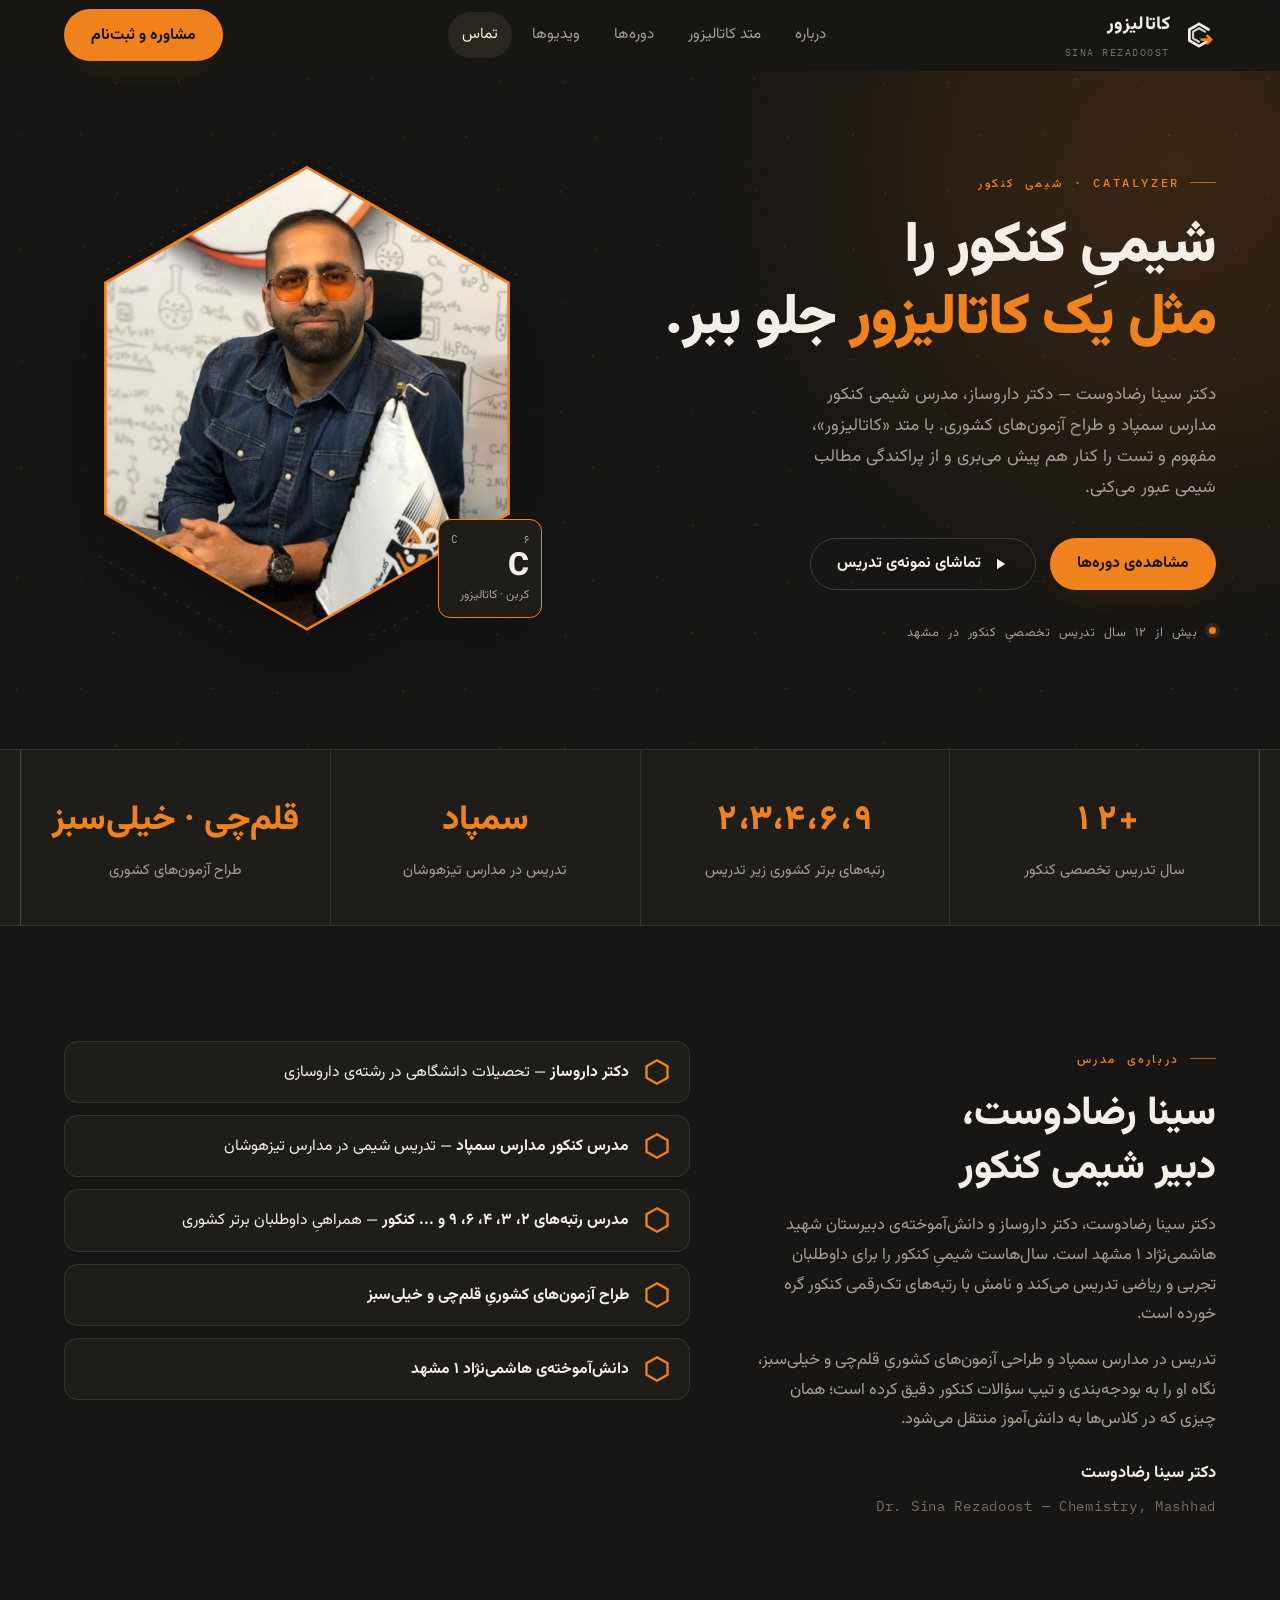
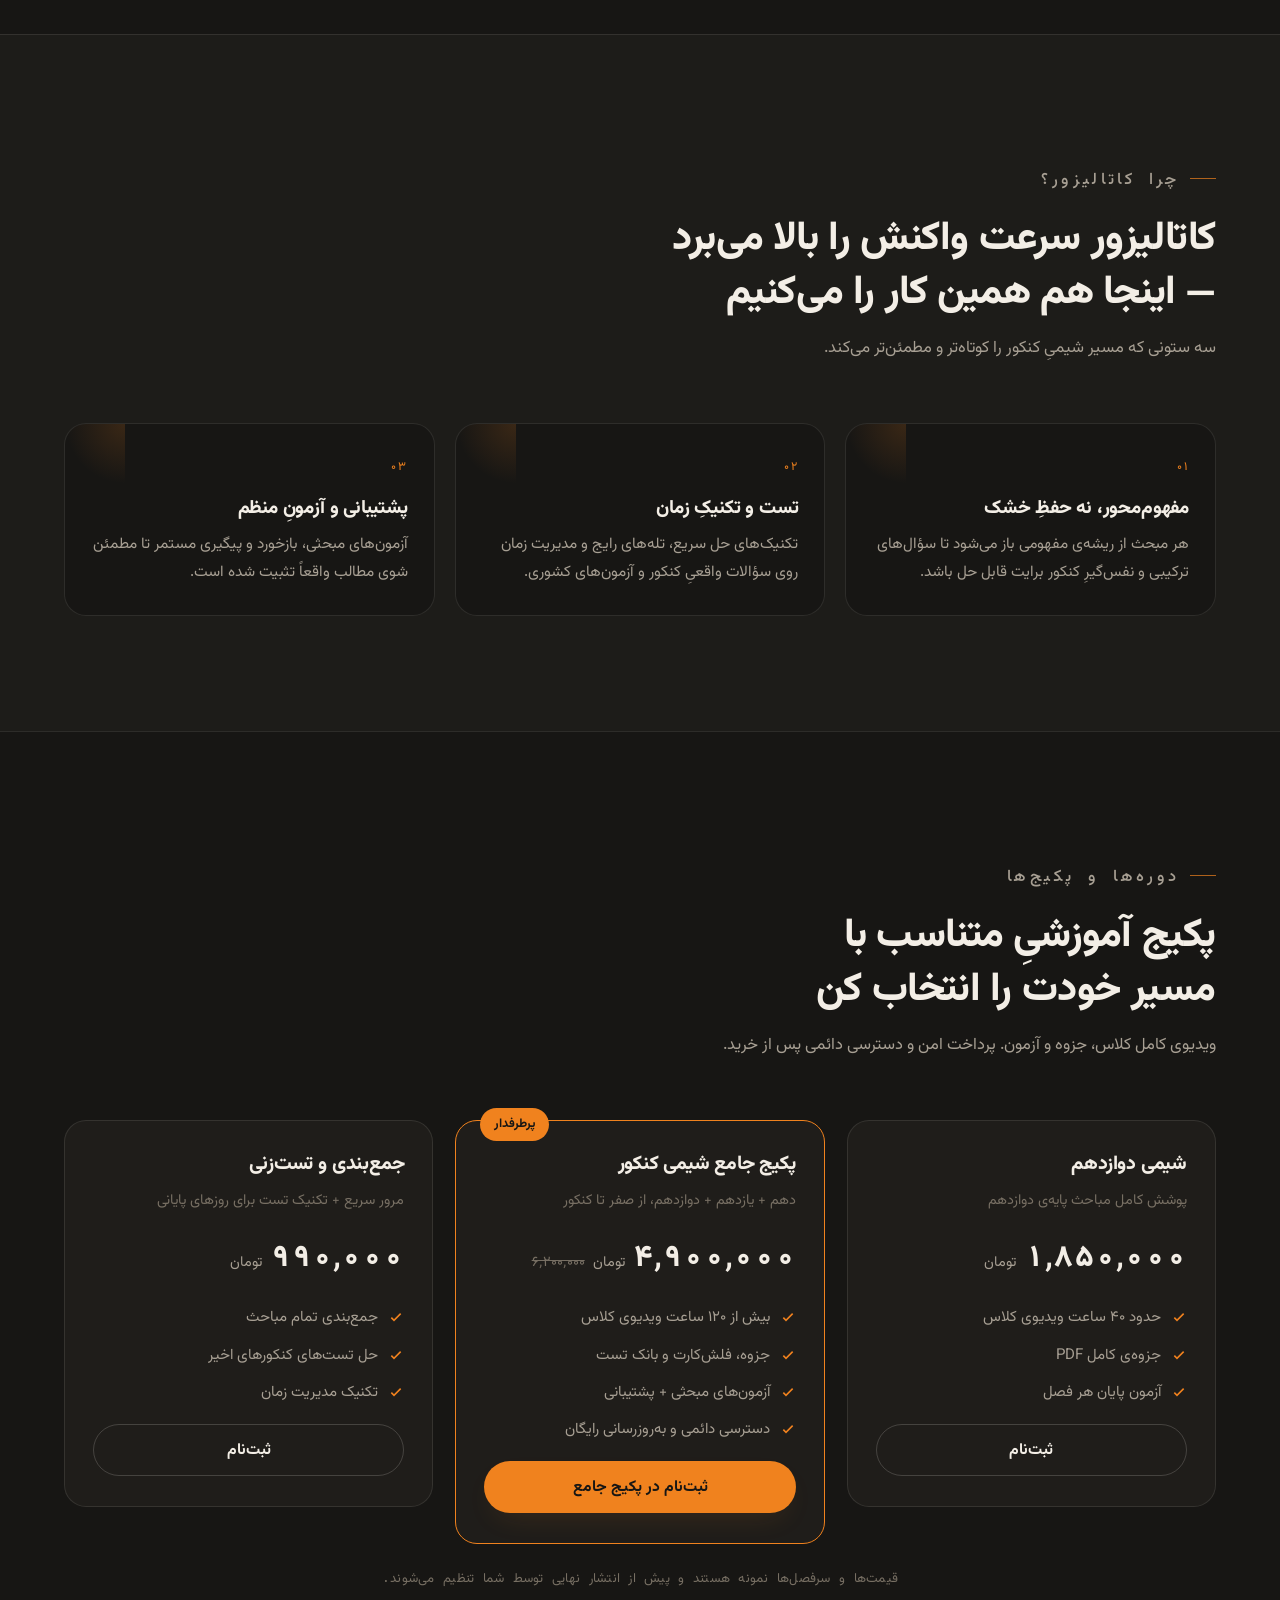
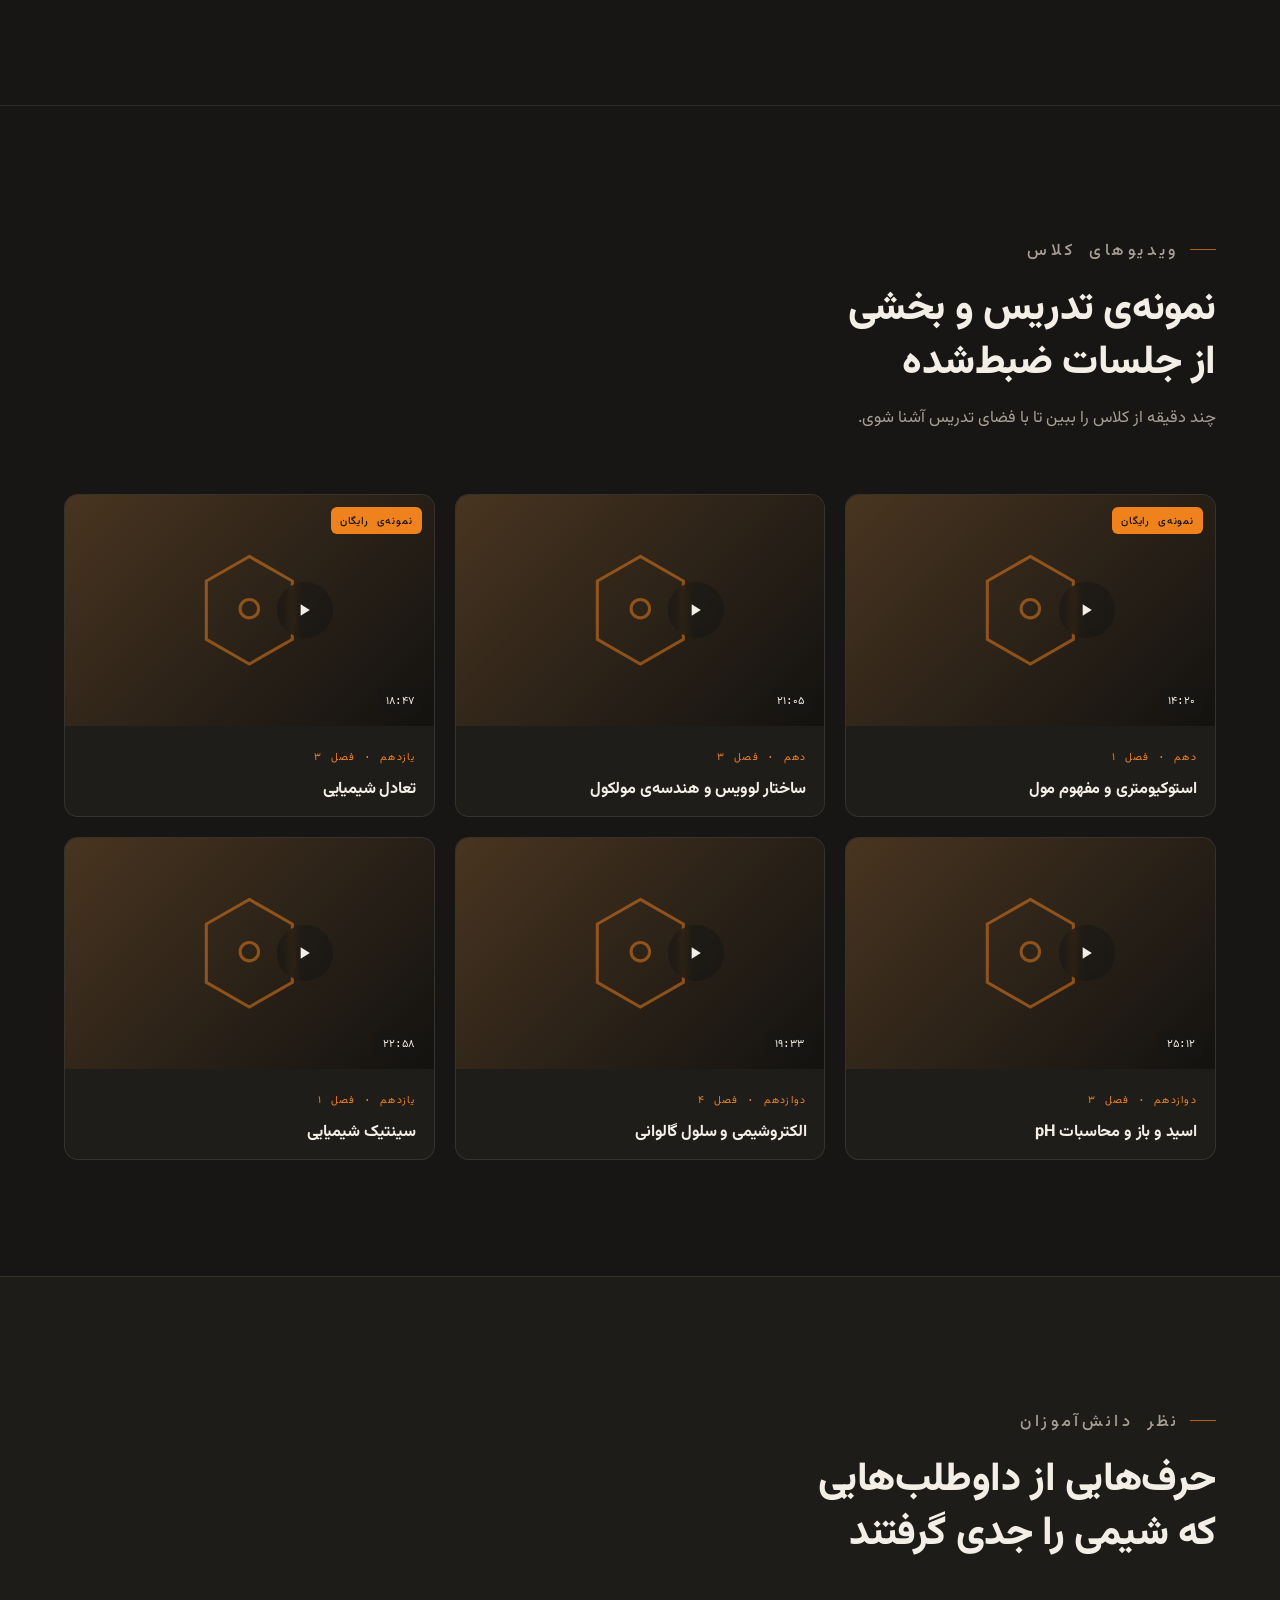
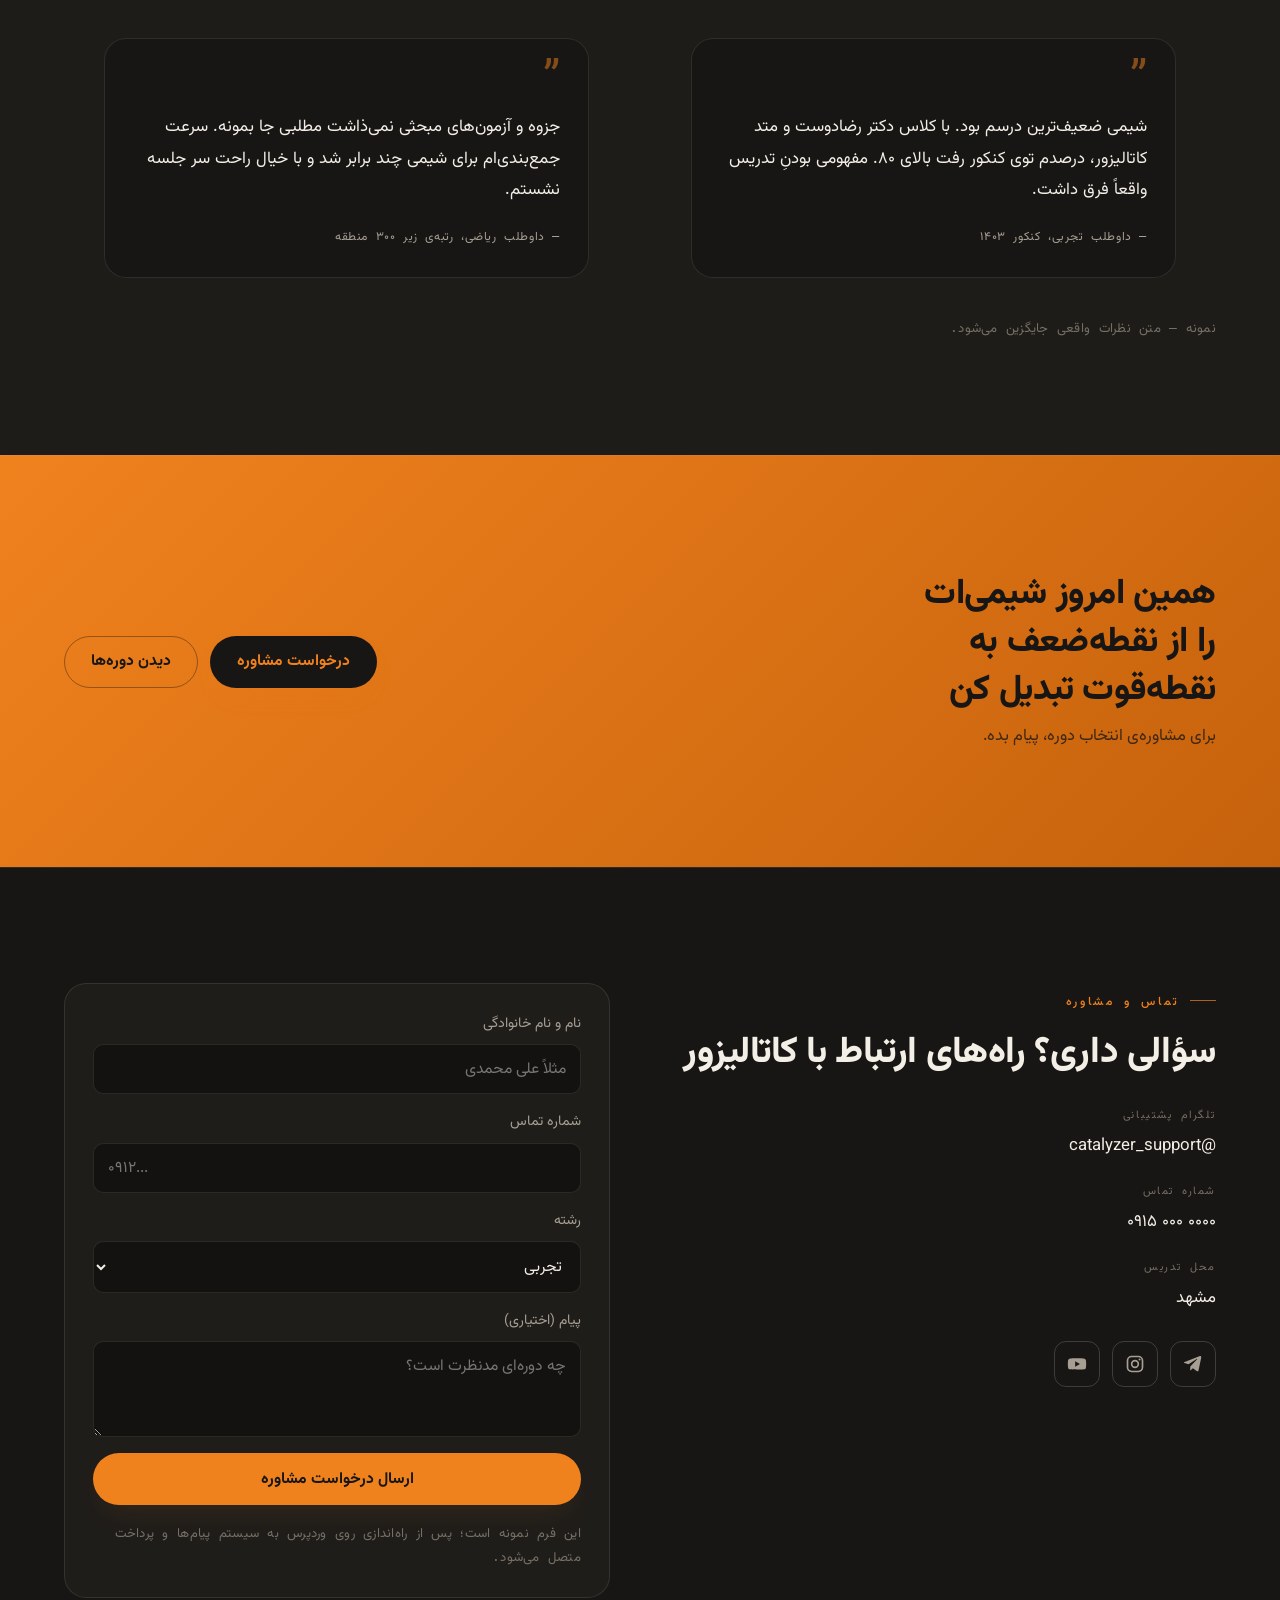
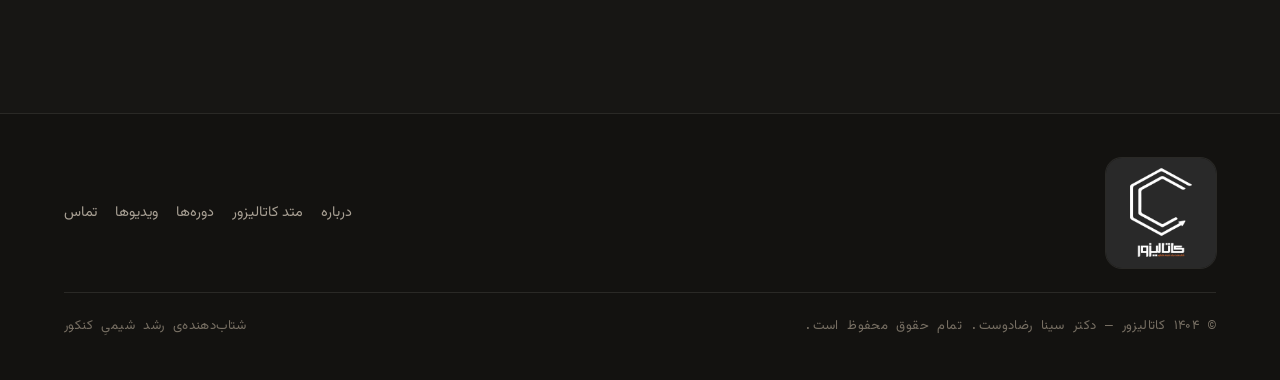
<file: index.html>
<!doctype html>
<html lang="fa" dir="rtl">
<head>
<meta charset="utf-8">
<meta name="viewport" content="width=device-width, initial-scale=1">
<title>کاتالیزور — سینا رضادوست</title>
<meta name="description" content="وب‌سایت رسمی دکتر سینا رضادوست، دبیر شیمی کنکور مشهد و بنیان‌گذار متد کاتالیزور.">
<link rel="preconnect" href="https://fonts.googleapis.com">
<link rel="preconnect" href="https://fonts.gstatic.com" crossorigin>
<link rel="stylesheet" href="https://fonts.googleapis.com/css2?family=Vazirmatn:wght@300;400;500;600;700;800;900&family=IBM+Plex+Mono:wght@400;500&display=swap">
<style>
/* ============================================================
   کاتالیزور — قالب معرفی و فروش دوره | Design tokens
   ============================================================ */
:root{
  color-scheme: dark;
  /* warm charcoal drawn from the brand logo */
  --bg:        #171614;
  --bg-2:      #1F1D1A;
  --bg-3:      #292620;
  --bg-inset:  #131210;
  --line:      rgba(244,238,229,.10);
  --line-strong: rgba(244,238,229,.18);
  --text:      #F3EEE6;
  --text-dim:  #A79F93;
  --text-mute: #776F63;
  /* catalyst amber — the accent from the glasses and the logo tagline */
  --accent:    #F0821E;
  --accent-2:  #F6A24B;
  --accent-deep:#C6620C;
  --accent-ink:#171614;
  --glow:      rgba(240,130,30,.16);
  --shadow:    0 24px 60px -22px rgba(0,0,0,.65);
  --radius:    14px;
  --radius-lg: 22px;
  --maxw:      1240px;
  --font-display:'Vazirmatn','Segoe UI',Tahoma,sans-serif;
  --font-body:'Vazirmatn','Segoe UI',Tahoma,sans-serif;
  --font-mono:'IBM Plex Mono','Vazirmatn',ui-monospace,monospace;
}
/* widen the content column on large / ultra-wide displays
   so items don't drift far from the viewport edges */
@media (min-width:1500px){ :root{ --maxw:1400px; } }
@media (min-width:1800px){ :root{ --maxw:1560px; } }
@media (min-width:2100px){ :root{ --maxw:1720px; } }

/* ============================================================
   Reset & base
   ============================================================ */
*,*::before,*::after{box-sizing:border-box}
html{-webkit-text-size-adjust:100%}
body{
  margin:0;
  font-family:var(--font-body);
  font-weight:400;
  font-size:clamp(15px,.55vw + 13.5px,16.5px);
  line-height:1.8;
  color:var(--text);
  background:var(--bg);
  -webkit-font-smoothing:antialiased;
  text-rendering:optimizeLegibility;
  overflow-x:hidden;
}
img{max-width:100%;display:block}
a{color:inherit;text-decoration:none}
button{font-family:inherit}
h1,h2,h3,h4{margin:0;font-family:var(--font-display);font-weight:800;line-height:1.35;text-wrap:balance;letter-spacing:-.01em}
p{margin:0}
:focus-visible{outline:2px solid var(--accent);outline-offset:3px;border-radius:4px}
::selection{background:var(--accent);color:var(--accent-ink)}

/* ============================================================
   Layout primitives
   ============================================================ */
.wrap{width:100%;max-width:var(--maxw);margin-inline:auto;padding-inline:clamp(20px,5vw,44px)}
.section{padding-block:clamp(64px,9vw,120px);position:relative}
.section + .section{border-top:1px solid var(--line)}
.eyebrow{
  font-family:var(--font-mono);
  font-size:12px;
  font-weight:500;
  letter-spacing:.22em;
  text-transform:uppercase;
  color:var(--accent);
  display:inline-flex;
  align-items:center;
  gap:10px;
  margin:0 0 18px;
}
.eyebrow::before{content:"";width:26px;height:1px;background:var(--accent);opacity:.7}
.section-head{max-width:640px;margin-bottom:clamp(36px,5vw,60px)}
.section-head h2{font-size:clamp(1.7rem,3.4vw,2.5rem)}
.section-head p{margin-top:14px;color:var(--text-dim);font-size:1.03rem}
.lede{color:var(--text-dim)}

.btn{
  --bh:52px;
  display:inline-flex;align-items:center;justify-content:center;gap:10px;
  height:var(--bh);padding-inline:26px;
  border-radius:999px;border:1px solid transparent;
  font-family:var(--font-display);font-weight:700;font-size:.98rem;
  cursor:pointer;transition:transform .18s ease,background .18s ease,border-color .18s ease,color .18s ease;
  white-space:nowrap;
}
.btn svg{width:18px;height:18px;flex:none}
.btn-primary{background:var(--accent);color:var(--accent-ink);box-shadow:0 12px 30px -12px var(--glow)}
.btn-primary:hover{background:var(--accent-2);transform:translateY(-2px)}
.btn-ghost{background:transparent;color:var(--text);border-color:var(--line-strong)}
.btn-ghost:hover{border-color:var(--accent);color:var(--accent);transform:translateY(-2px)}
.btn-block{width:100%}

/* ============================================================
   Animated carbon-lattice background
   ============================================================ */
.bg-net{
  position:fixed;inset:0;width:100%;height:100%;
  z-index:0;pointer-events:none;display:block;
}
main,.footer{position:relative;z-index:1}

/* ============================================================
   Header
   ============================================================ */
.header{
  position:sticky;top:0;z-index:60;
  background:color-mix(in srgb,var(--bg) 82%,transparent);
  backdrop-filter:blur(14px) saturate(1.4);
  -webkit-backdrop-filter:blur(14px) saturate(1.4);
  border-bottom:1px solid transparent;
  transition:border-color .3s ease,background .3s ease;
}
.header.scrolled{border-bottom-color:var(--line);background:color-mix(in srgb,var(--bg) 92%,transparent)}
.nav{display:flex;align-items:center;justify-content:space-between;gap:24px;height:70px}
.brand{display:flex;align-items:center;gap:12px;font-family:var(--font-display);font-weight:800}
.brand .mark{width:34px;height:34px;flex:none}
.brand .mark .c-stroke{stroke:var(--text)}
.brand .mark .c-arrow{stroke:var(--accent)}
.brand-name{font-size:1.14rem;letter-spacing:.02em}
.brand-sub{display:block;font-family:var(--font-mono);font-size:9.5px;letter-spacing:.16em;color:var(--text-mute);font-weight:400;margin-top:2px}
.nav-links{display:flex;align-items:center;gap:6px}
.nav-links a{
  padding:9px 14px;border-radius:999px;font-size:.95rem;color:var(--text-dim);
  transition:color .16s ease,background .16s ease;
}
.nav-links a:hover{color:var(--text)}
.nav-links a.active{color:var(--text);background:var(--bg-3)}
.nav-right{display:flex;align-items:center;gap:10px}
.icon-btn{
  width:42px;height:42px;flex:none;display:grid;place-items:center;
  border-radius:999px;border:1px solid var(--line-strong);background:transparent;color:var(--text);
  cursor:pointer;transition:border-color .16s ease,color .16s ease;
}
.icon-btn:hover{border-color:var(--accent);color:var(--accent)}
.icon-btn svg{width:18px;height:18px}
.nav-toggle{display:none}
.nav-cta{display:inline-flex}
.nav-panel{display:none}

/* ============================================================
   Hero
   ============================================================ */
.hero{position:relative;overflow:hidden;padding-block:clamp(48px,7vw,96px) clamp(56px,8vw,104px)}
.hero-bg{position:absolute;inset:0;z-index:0;pointer-events:none}
.hero-bg::before{
  content:"";position:absolute;inset:-20% -10% auto auto;width:60vw;height:60vw;
  background:radial-gradient(circle at 70% 30%,var(--glow),transparent 62%);
}
.hero-grid{
  position:relative;z-index:1;
  display:grid;grid-template-columns:1.1fr .9fr;gap:clamp(32px,6vw,72px);align-items:center;
}
.hero-copy h1{
  font-size:clamp(2.1rem,5.4vw,3.55rem);
  font-weight:900;line-height:1.28;
}
.hero-copy h1 .hl{color:var(--accent);position:relative;white-space:nowrap}
.hero-copy .lede{margin-top:22px;font-size:1.08rem;max-width:44ch}
.hero-actions{display:flex;flex-wrap:wrap;gap:14px;margin-top:34px}
.hero-trust{
  display:flex;align-items:center;gap:12px;margin-top:30px;
  font-family:var(--font-mono);font-size:12.5px;letter-spacing:.04em;color:var(--text-dim);
}
.hero-trust .dot{width:7px;height:7px;border-radius:50%;background:var(--accent);box-shadow:0 0 0 4px var(--glow)}

.portrait{position:relative;width:min(420px,86vw);margin-inline:auto}
.portrait svg{width:100%;height:auto;filter:drop-shadow(0 30px 50px rgba(0,0,0,.4))}
.hexframe-fill{fill:var(--bg-3)}
.hexframe-ring{fill:none;stroke:var(--accent);stroke-width:2.5}
.hexframe-ring.faint{stroke:var(--line-strong);stroke-width:1.5}
.monogram{fill:var(--text-mute);font-family:var(--font-display);font-weight:800}
.portrait .tile{
  position:absolute;inset-block-end:6%;inset-inline-start:-6%;
  width:104px;background:var(--bg-2);border:1px solid var(--accent);
  border-radius:12px;padding:10px 12px;box-shadow:var(--shadow);
}
.portrait .tile .num{font-family:var(--font-mono);font-size:11px;color:var(--text-dim);display:flex;justify-content:space-between}
.portrait .tile .sym{font-family:var(--font-display);font-weight:800;font-size:2rem;line-height:1.1;color:var(--text)}
.portrait .tile .nm{font-size:12px;color:var(--text-dim)}

/* ============================================================
   Stats strip
   ============================================================ */
.stats{background:var(--bg-2);border-block:1px solid var(--line)}
.stats .wrap{display:grid;grid-template-columns:repeat(4,1fr);gap:1px;background:var(--line);
  border-inline:1px solid var(--line);padding:0}
.stat{background:var(--bg-2);padding:clamp(24px,3.5vw,40px) clamp(18px,2.5vw,28px);text-align:center}
.stat .v{font-family:var(--font-display);font-weight:800;font-size:clamp(1.5rem,3vw,2.15rem);color:var(--accent);font-variant-numeric:tabular-nums}
.stat .k{margin-top:6px;color:var(--text-dim);font-size:.92rem}

/* ============================================================
   About + credentials
   ============================================================ */
.about-grid{display:grid;grid-template-columns:.85fr 1.15fr;gap:clamp(32px,5vw,64px);align-items:start}
.about-copy p + p{margin-top:16px}
.about-copy .sign{margin-top:24px;font-family:var(--font-display);font-weight:700;color:var(--text)}
.about-copy .sign span{display:block;font-weight:400;font-size:.9rem;color:var(--text-mute);font-family:var(--font-mono);letter-spacing:.05em;margin-top:4px}
.creds{display:grid;gap:12px}
.cred{
  display:flex;gap:14px;align-items:flex-start;
  background:var(--bg-2);border:1px solid var(--line);border-radius:var(--radius);
  padding:16px 18px;transition:border-color .18s ease,transform .18s ease;
}
.cred:hover{border-color:var(--line-strong);transform:translateX(-4px)}
.cred .hx{width:28px;height:28px;flex:none;display:grid;place-items:center;color:var(--accent)}
.cred .hx svg{width:100%;height:100%}
.cred p{font-size:.98rem}
.cred strong{font-weight:700;color:var(--text)}

/* ============================================================
   Method
   ============================================================ */
.method{background:color-mix(in srgb,var(--bg-2) 90%,transparent)}
.pillars{display:grid;grid-template-columns:repeat(3,1fr);gap:20px}
.pillar{
  background:var(--bg);border:1px solid var(--line);border-radius:var(--radius-lg);
  padding:28px 26px;position:relative;overflow:hidden;
}
.pillar .idx{font-family:var(--font-mono);font-size:12px;color:var(--accent);letter-spacing:.15em}
.pillar h3{font-size:1.18rem;margin-top:14px}
.pillar p{margin-top:10px;color:var(--text-dim);font-size:.96rem}
.pillar::after{content:"";position:absolute;inset-block-start:0;inset-inline-end:0;width:60px;height:60px;
  background:radial-gradient(circle at 100% 0,var(--glow),transparent 70%)}

/* ============================================================
   Courses
   ============================================================ */
.courses-grid{display:grid;grid-template-columns:repeat(3,1fr);gap:22px;align-items:start}
.course{
  background:var(--bg-2);border:1px solid var(--line);border-radius:var(--radius-lg);
  padding:30px 28px;display:flex;flex-direction:column;gap:18px;position:relative;
  transition:transform .2s ease,border-color .2s ease,box-shadow .2s ease;
}
.course:hover{transform:translateY(-5px);border-color:var(--line-strong);box-shadow:var(--shadow)}
.course.featured{border-color:var(--accent)}
.course .badge{
  position:absolute;inset-block-start:-13px;inset-inline-end:24px;
  background:var(--accent);color:var(--accent-ink);font-family:var(--font-display);font-weight:700;
  font-size:.78rem;padding:5px 14px;border-radius:999px;
}
.course h3{font-size:1.22rem}
.course .desc{color:var(--text-mute);font-size:.9rem;margin-top:-8px}
.price{display:flex;align-items:baseline;gap:8px;font-family:var(--font-display)}
.price .amt{font-size:1.9rem;font-weight:800;color:var(--text);font-variant-numeric:tabular-nums}
.price .cur{font-size:.9rem;color:var(--text-dim)}
.price .old{font-size:.9rem;color:var(--text-mute);text-decoration:line-through}
.feat{list-style:none;padding:0;margin:0;display:grid;gap:10px}
.feat li{display:flex;gap:10px;align-items:flex-start;font-size:.94rem;color:var(--text-dim)}
.feat li svg{width:16px;height:16px;flex:none;margin-top:5px;color:var(--accent)}
.course .btn{margin-top:auto}

/* ============================================================
   Videos
   ============================================================ */
.videos-grid{display:grid;grid-template-columns:repeat(3,1fr);gap:20px}
.video{
  background:var(--bg-2);border:1px solid var(--line);border-radius:var(--radius);
  overflow:hidden;transition:border-color .18s ease,transform .18s ease;
}
.video:hover{border-color:var(--line-strong);transform:translateY(-4px)}
.video:hover .thumb .play{background:var(--accent);color:var(--accent-ink);transform:translate(50%,-50%) scale(1.08)}
.thumb{
  position:relative;aspect-ratio:16/10;
  background:
    linear-gradient(135deg,color-mix(in srgb,var(--accent) 16%,var(--bg-3)),var(--bg-inset));
  display:grid;place-items:center;overflow:hidden;
}
.thumb .rings{position:absolute;inset:0;opacity:.5}
.thumb .play{
  position:absolute;inset-block-start:50%;inset-inline-end:50%;transform:translate(50%,-50%);
  width:56px;height:56px;border-radius:50%;display:grid;place-items:center;
  background:color-mix(in srgb,var(--bg) 55%,transparent);color:var(--text);
  backdrop-filter:blur(4px);transition:all .2s ease;
}
.thumb .play svg{width:20px;height:20px;margin-inline-start:2px}
.thumb .tag{
  position:absolute;inset-block-start:12px;inset-inline-start:12px;
  font-family:var(--font-mono);font-size:10.5px;letter-spacing:.08em;
  background:var(--accent);color:var(--accent-ink);padding:4px 9px;border-radius:6px;font-weight:500;
}
.thumb .dur{
  position:absolute;inset-block-end:12px;inset-inline-start:12px;
  font-family:var(--font-mono);font-size:11px;
  background:color-mix(in srgb,var(--bg) 70%,transparent);color:var(--text);
  padding:3px 8px;border-radius:6px;
}
.video .meta{padding:16px 18px}
.video .meta .cat{font-family:var(--font-mono);font-size:10.5px;letter-spacing:.12em;color:var(--accent);text-transform:uppercase}
.video .meta h3{font-size:1.02rem;margin-top:7px;font-weight:700}

/* ============================================================
   Testimonials
   ============================================================ */
.quotes{background:color-mix(in srgb,var(--bg-2) 90%,transparent)}
.quotes-grid{display:grid;grid-template-columns:repeat(2,1fr);gap:22px}
.quote{
  background:var(--bg);border:1px solid var(--line);border-radius:var(--radius-lg);
  padding:30px 28px;position:relative;
}
.quote .qm{font-family:var(--font-display);font-size:3rem;line-height:.6;color:var(--accent);opacity:.5}
.quote p{margin-top:14px;font-size:1.05rem;line-height:1.9}
.quote .who{margin-top:18px;font-family:var(--font-mono);font-size:12px;letter-spacing:.05em;color:var(--text-dim)}

/* ============================================================
   CTA band
   ============================================================ */
.cta{background:linear-gradient(135deg,var(--accent),var(--accent-deep));color:var(--accent-ink)}
.cta .wrap{display:flex;flex-wrap:wrap;align-items:center;justify-content:space-between;gap:28px}
.cta h2{font-size:clamp(1.5rem,3.2vw,2.2rem);color:var(--accent-ink);max-width:20ch}
.cta p{margin-top:8px;color:color-mix(in srgb,var(--accent-ink) 78%,transparent)}
.cta-actions{display:flex;flex-wrap:wrap;gap:12px}
.cta .btn-primary{background:var(--accent-ink);color:var(--accent)}
.cta .btn-primary:hover{background:color-mix(in srgb,var(--accent-ink) 88%,#fff)}
.cta .btn-ghost{border-color:color-mix(in srgb,var(--accent-ink) 40%,transparent);color:var(--accent-ink)}
.cta .btn-ghost:hover{background:color-mix(in srgb,var(--accent-ink) 12%,transparent);color:var(--accent-ink);border-color:var(--accent-ink)}

/* ============================================================
   Contact
   ============================================================ */
.contact-grid{display:grid;grid-template-columns:1fr 1fr;gap:clamp(32px,5vw,60px);align-items:start}
.contact-info dl{margin:0;display:grid;gap:20px}
.contact-info dt{font-family:var(--font-mono);font-size:11px;letter-spacing:.14em;text-transform:uppercase;color:var(--text-mute)}
.contact-info dd{margin:6px 0 0;font-size:1.05rem;color:var(--text)}
.socials{display:flex;gap:12px;margin-top:28px}
.socials a{
  width:46px;height:46px;display:grid;place-items:center;border-radius:12px;
  border:1px solid var(--line-strong);color:var(--text-dim);transition:all .16s ease;
}
.socials a:hover{border-color:var(--accent);color:var(--accent);transform:translateY(-2px)}
.socials a svg{width:20px;height:20px}
form.lead{display:grid;gap:16px;background:var(--bg-2);border:1px solid var(--line);border-radius:var(--radius-lg);padding:28px}
form.lead label{display:grid;gap:7px;font-size:.88rem;color:var(--text-dim)}
form.lead input,form.lead select,form.lead textarea{
  font-family:inherit;font-size:.98rem;color:var(--text);
  background:var(--bg-inset);border:1px solid var(--line);border-radius:10px;padding:12px 14px;
  transition:border-color .16s ease;
}
form.lead input:focus,form.lead select:focus,form.lead textarea:focus{outline:none;border-color:var(--accent)}
form.lead textarea{resize:vertical;min-height:96px}
.form-note{font-size:.82rem;color:var(--text-mute);font-family:var(--font-mono);letter-spacing:.02em}
.form-ok{
  background:var(--bg-2);border:1px solid var(--accent);border-radius:var(--radius-lg);
  padding:32px 28px;text-align:center;
}
.form-ok svg{width:44px;height:44px;color:var(--accent);margin-inline:auto}
.form-ok h3{margin-top:14px;font-size:1.15rem}
.form-ok p{margin-top:8px;color:var(--text-dim)}

/* ============================================================
   Footer
   ============================================================ */
.footer{background:var(--bg-inset);border-top:1px solid var(--line)}
.brand-logo{display:inline-flex}
.brand-logo img{width:110px;height:auto;border-radius:16px;box-shadow:0 0 0 1px var(--line)}
.footer .wrap{padding-block:44px;display:flex;flex-wrap:wrap;gap:24px;align-items:center;justify-content:space-between}
.footer .brand-name{font-size:1rem}
.footer nav{display:flex;flex-wrap:wrap;gap:18px}
.footer nav a{font-size:.9rem;color:var(--text-dim)}
.footer nav a:hover{color:var(--accent)}
.footer .fine{width:100%;border-top:1px solid var(--line);padding-top:20px;font-size:.82rem;color:var(--text-mute);font-family:var(--font-mono);letter-spacing:.03em;display:flex;flex-wrap:wrap;gap:8px;justify-content:space-between}

/* ============================================================
   Reveal on scroll
   ============================================================ */
@media (prefers-reduced-motion:no-preference){
  .reveal{opacity:0;transform:translateY(20px);transition:opacity .7s cubic-bezier(.2,.6,.2,1),transform .7s cubic-bezier(.2,.6,.2,1)}
  .reveal.in{opacity:1;transform:none}
  .stagger > *{opacity:0;transform:translateY(18px);transition:opacity .6s ease,transform .6s ease}
  .stagger.in > *{opacity:1;transform:none}
  .stagger.in > *:nth-child(2){transition-delay:.07s}
  .stagger.in > *:nth-child(3){transition-delay:.14s}
  .stagger.in > *:nth-child(4){transition-delay:.21s}
  .stagger.in > *:nth-child(5){transition-delay:.28s}
  .stagger.in > *:nth-child(6){transition-delay:.35s}
  .hero-draw{stroke-dasharray:120;stroke-dashoffset:120;animation:draw 1.4s .3s cubic-bezier(.4,0,.2,1) forwards}
  @keyframes draw{to{stroke-dashoffset:0}}
  .spin-slow{animation:spin 44s linear infinite;transform-origin:center}
  @keyframes spin{to{transform:rotate(360deg)}}
}

/* ============================================================
   Responsive
   ============================================================ */
@media (max-width:980px){
  .hero-grid{grid-template-columns:1fr;text-align:right}
  .portrait{grid-row:1;margin-bottom:8px}
  .about-grid{grid-template-columns:1fr}
  .pillars{grid-template-columns:1fr}
  .courses-grid{grid-template-columns:1fr;max-width:460px;margin-inline:auto}
  .videos-grid{grid-template-columns:repeat(2,1fr)}
  .quotes-grid{grid-template-columns:1fr}
  .contact-grid{grid-template-columns:1fr}
  .stats .wrap{grid-template-columns:repeat(2,1fr)}
}
@media (max-width:760px){
  .nav-links,.nav-cta{display:none}
  .nav-toggle{display:grid}
  .nav-panel{
    position:absolute;inset-inline:0;inset-block-start:70px;
    background:var(--bg-2);border-bottom:1px solid var(--line);
    padding:16px clamp(20px,5vw,44px) 22px;display:none;flex-direction:column;gap:4px;
  }
  .nav-panel.open{display:flex}
  .nav-panel a{padding:12px 6px;border-bottom:1px solid var(--line);color:var(--text-dim)}
  .nav-panel a:last-of-type{border-bottom:none}
  .nav-panel .btn{margin-top:12px}
}
@media (max-width:520px){
  .videos-grid{grid-template-columns:1fr}
  .stats .wrap{grid-template-columns:1fr}
  .hero-actions .btn{flex:1 1 100%}
}
</style>
</head>
<body>

<canvas class="bg-net" id="bgNet" aria-hidden="true"></canvas>

<!-- ===================== HEADER ===================== -->
<header class="header" id="top">
  <div class="wrap">
    <nav class="nav">
      <a class="brand" href="#top" aria-label="کاتالیزور — خانه">
        <svg class="mark" viewBox="0 0 52 52" fill="none" aria-hidden="true">
          <g stroke-linecap="round" stroke-linejoin="round">
            <path class="c-stroke" d="M40.7 17.5 L26 9 L11.3 17.5 L11.3 34.5 L26 43 L40.7 34.5" stroke-width="4.2"/>
            <path class="c-stroke" d="M35.1 20.9 L26 15.6 L16.9 20.9 L16.9 31.1 L26 36.4" stroke-width="3.3" opacity="0.85"/>
            <path class="c-arrow" d="M30 33 H44 M39 27.5 L44.5 33 L39 38.5" stroke-width="4.2"/>
          </g>
        </svg>
        <span>
          <span class="brand-name">کاتالیزور</span>
          <span class="brand-sub">SINA REZADOOST</span>
        </span>
      </a>

      <div class="nav-links" id="navLinks">
        <a href="#about">درباره</a>
        <a href="#method">متد کاتالیزور</a>
        <a href="#courses">دوره‌ها</a>
        <a href="#videos">ویدیوها</a>
        <a href="#contact">تماس</a>
      </div>

      <div class="nav-right">
        <a class="btn btn-primary nav-cta" href="#contact">مشاوره و ثبت‌نام</a>
        <button class="icon-btn nav-toggle" id="navToggle" type="button" aria-label="منو" aria-expanded="false" aria-controls="navPanel">
          <svg viewBox="0 0 24 24" fill="none" stroke="currentColor" stroke-width="2" stroke-linecap="round"><path d="M4 7h16M4 12h16M4 17h16"/></svg>
        </button>
      </div>
    </nav>
  </div>
  <div class="nav-panel" id="navPanel">
    <a href="#about">درباره سینا رضادوست</a>
    <a href="#method">متد کاتالیزور</a>
    <a href="#courses">دوره‌ها و پکیج‌ها</a>
    <a href="#videos">ویدیوهای کلاس</a>
    <a href="#contact">تماس و مشاوره</a>
    <a class="btn btn-primary" href="#contact">مشاوره و ثبت‌نام</a>
  </div>
</header>

<main>

<!-- ===================== HERO ===================== -->
<section class="hero">
  <div class="hero-bg" aria-hidden="true"></div>
  <div class="wrap">
    <div class="hero-grid">
      <div class="hero-copy reveal">
        <p class="eyebrow">CATALYZER · شیمی کنکور</p>
        <h1>شیمیِ کنکور را <span class="hl">مثل یک کاتالیزور</span> جلو ببر.</h1>
        <p class="lede">دکتر سینا رضادوست — دکتر داروساز، مدرس شیمی کنکور مدارس سمپاد و طراح آزمون‌های کشوری. با متد «کاتالیزور»، مفهوم و تست را کنار هم پیش می‌بری و از پراکندگی مطالب شیمی عبور می‌کنی.</p>
        <div class="hero-actions">
          <a class="btn btn-primary" href="#courses">مشاهده‌ی دوره‌ها</a>
          <a class="btn btn-ghost" href="#videos">
            <svg viewBox="0 0 24 24" fill="currentColor" aria-hidden="true"><path d="M8 5v14l11-7z"/></svg>
            تماشای نمونه‌ی تدریس
          </a>
        </div>
        <p class="hero-trust"><span class="dot"></span> بیش از ۱۲ سال تدریس تخصصیِ کنکور در مشهد</p>
      </div>

      <div class="portrait reveal">
        <svg viewBox="0 0 400 452" role="img" aria-label="دکتر سینا رضادوست">
          <defs>
            <clipPath id="hex">
              <path d="M200 6 L392 116 L392 336 L200 446 L8 336 L8 116 Z"/>
            </clipPath>
            <linearGradient id="mg" x1="0" y1="0" x2="1" y2="1">
              <stop offset="0" stop-color="var(--bg-3)"/>
              <stop offset="1" stop-color="var(--bg-inset)"/>
            </linearGradient>
          </defs>

          <g class="spin-slow" opacity="0.5">
            <path d="M200 -6 L416 118 L416 366 L200 490 L-16 366 L-16 118 Z"
                  fill="none" stroke="var(--line-strong)" stroke-width="1.4" stroke-dasharray="3 9"/>
          </g>

          <path d="M200 6 L392 116 L392 336 L200 446 L8 336 L8 116 Z" class="hexframe-fill"/>
          <g clip-path="url(#hex)">
            <rect x="0" y="0" width="400" height="452" fill="url(#mg)"/>
            <image href="assets/sina-rezadoost.jpg" x="-16" y="0" width="432" height="452" preserveAspectRatio="xMidYMid slice"/>
          </g>
          <path d="M200 6 L392 116 L392 336 L200 446 L8 336 L8 116 Z" class="hexframe-ring"/>
        </svg>

        <div class="tile" aria-hidden="true">
          <div class="num"><span>۶</span><span>C</span></div>
          <div class="sym">C</div>
          <div class="nm">کربن · کاتالیزور</div>
        </div>
      </div>
    </div>
  </div>
</section>

<!-- ===================== STATS ===================== -->
<section class="stats" aria-label="یک نگاه به کارنامه">
  <div class="wrap stagger">
    <div class="stat"><div class="v">+۱۲</div><div class="k">سال تدریس تخصصی کنکور</div></div>
    <div class="stat"><div class="v">۲،۳،۴،۶،۹</div><div class="k">رتبه‌های برتر کشوری زیر تدریس</div></div>
    <div class="stat"><div class="v">سمپاد</div><div class="k">تدریس در مدارس تیزهوشان</div></div>
    <div class="stat"><div class="v">قلم‌چی · خیلی‌سبز</div><div class="k">طراح آزمون‌های کشوری</div></div>
  </div>
</section>

<!-- ===================== ABOUT ===================== -->
<section class="section" id="about">
  <div class="wrap">
    <div class="about-grid">
      <div class="about-copy reveal">
        <p class="eyebrow">درباره‌ی مدرس</p>
        <h2 style="font-size:clamp(1.7rem,3.4vw,2.5rem)">سینا رضادوست، دبیر شیمی کنکور</h2>
        <p class="lede" style="margin-top:16px">دکتر سینا رضادوست، دکتر داروساز و دانش‌آموخته‌ی دبیرستان شهید هاشمی‌نژاد ۱ مشهد است. سال‌هاست شیمیِ کنکور را برای داوطلبان تجربی و ریاضی تدریس می‌کند و نامش با رتبه‌های تک‌رقمی کنکور گره خورده است.</p>
        <p class="lede">تدریس در مدارس سمپاد و طراحی آزمون‌های کشوریِ قلم‌چی و خیلی‌سبز، نگاه او را به بودجه‌بندی و تیپ سؤالات کنکور دقیق کرده است؛ همان چیزی که در کلاس‌ها به دانش‌آموز منتقل می‌شود.</p>
        <p class="sign">دکتر سینا رضادوست<span>Dr. Sina Rezadoost — Chemistry, Mashhad</span></p>
      </div>

      <div class="creds reveal">
        <div class="cred">
          <span class="hx"><svg viewBox="0 0 24 24" fill="none" stroke="currentColor" stroke-width="2"><path d="M12 2 21 7v10l-9 5-9-5V7z"/></svg></span>
          <p><strong>دکتر داروساز</strong> — تحصیلات دانشگاهی در رشته‌ی داروسازی</p>
        </div>
        <div class="cred">
          <span class="hx"><svg viewBox="0 0 24 24" fill="none" stroke="currentColor" stroke-width="2"><path d="M12 2 21 7v10l-9 5-9-5V7z"/></svg></span>
          <p><strong>مدرس کنکور مدارس سمپاد</strong> — تدریس شیمی در مدارس تیزهوشان</p>
        </div>
        <div class="cred">
          <span class="hx"><svg viewBox="0 0 24 24" fill="none" stroke="currentColor" stroke-width="2"><path d="M12 2 21 7v10l-9 5-9-5V7z"/></svg></span>
          <p><strong>مدرس رتبه‌های ۲، ۳، ۴، ۶، ۹ و ... کنکور</strong> — همراهیِ داوطلبان برتر کشوری</p>
        </div>
        <div class="cred">
          <span class="hx"><svg viewBox="0 0 24 24" fill="none" stroke="currentColor" stroke-width="2"><path d="M12 2 21 7v10l-9 5-9-5V7z"/></svg></span>
          <p><strong>طراح آزمون‌های کشوریِ قلم‌چی و خیلی‌سبز</strong></p>
        </div>
        <div class="cred">
          <span class="hx"><svg viewBox="0 0 24 24" fill="none" stroke="currentColor" stroke-width="2"><path d="M12 2 21 7v10l-9 5-9-5V7z"/></svg></span>
          <p><strong>دانش‌آموخته‌ی هاشمی‌نژاد ۱ مشهد</strong></p>
        </div>
      </div>
    </div>
  </div>
</section>

<!-- ===================== METHOD ===================== -->
<section class="section method" id="method">
  <div class="wrap">
    <div class="section-head reveal">
      <p class="eyebrow">چرا کاتالیزور؟</p>
      <h2>کاتالیزور سرعت واکنش را بالا می‌برد — اینجا هم همین کار را می‌کنیم</h2>
      <p>سه ستونی که مسیر شیمیِ کنکور را کوتاه‌تر و مطمئن‌تر می‌کند.</p>
    </div>
    <div class="pillars stagger">
      <div class="pillar">
        <span class="idx">۰۱</span>
        <h3>مفهوم‌محور، نه حفظِ خشک</h3>
        <p>هر مبحث از ریشه‌ی مفهومی باز می‌شود تا سؤال‌های ترکیبی و نفس‌گیرِ کنکور برایت قابل حل باشد.</p>
      </div>
      <div class="pillar">
        <span class="idx">۰۲</span>
        <h3>تست و تکنیکِ زمان</h3>
        <p>تکنیک‌های حل سریع، تله‌های رایج و مدیریت زمان روی سؤالات واقعیِ کنکور و آزمون‌های کشوری.</p>
      </div>
      <div class="pillar">
        <span class="idx">۰۳</span>
        <h3>پشتیبانی و آزمونِ منظم</h3>
        <p>آزمون‌های مبحثی، بازخورد و پیگیری مستمر تا مطمئن شوی مطالب واقعاً تثبیت شده است.</p>
      </div>
    </div>
  </div>
</section>

<!-- ===================== COURSES ===================== -->
<section class="section" id="courses">
  <div class="wrap">
    <div class="section-head reveal">
      <p class="eyebrow">دوره‌ها و پکیج‌ها</p>
      <h2>پکیج آموزشیِ متناسب با مسیر خودت را انتخاب کن</h2>
      <p>ویدیوی کامل کلاس، جزوه و آزمون. پرداخت امن و دسترسی دائمی پس از خرید.</p>
    </div>
    <div class="courses-grid stagger">

      <div class="course">
        <h3>شیمی دوازدهم</h3>
        <p class="desc">پوشش کامل مباحث پایه‌ی دوازدهم</p>
        <div class="price"><span class="amt">۱٬۸۵۰٬۰۰۰</span><span class="cur">تومان</span></div>
        <ul class="feat">
          <li><svg viewBox="0 0 24 24" fill="none" stroke="currentColor" stroke-width="2.4"><path d="M5 13l4 4L19 7"/></svg> حدود ۴۰ ساعت ویدیوی کلاس</li>
          <li><svg viewBox="0 0 24 24" fill="none" stroke="currentColor" stroke-width="2.4"><path d="M5 13l4 4L19 7"/></svg> جزوه‌ی کامل PDF</li>
          <li><svg viewBox="0 0 24 24" fill="none" stroke="currentColor" stroke-width="2.4"><path d="M5 13l4 4L19 7"/></svg> آزمون پایان هر فصل</li>
        </ul>
        <a class="btn btn-ghost btn-block" href="#contact">ثبت‌نام</a>
      </div>

      <div class="course featured">
        <span class="badge">پرطرفدار</span>
        <h3>پکیج جامع شیمی کنکور</h3>
        <p class="desc">دهم + یازدهم + دوازدهم، از صفر تا کنکور</p>
        <div class="price"><span class="amt">۴٬۹۰۰٬۰۰۰</span><span class="cur">تومان</span><span class="old">۶٬۲۰۰٬۰۰۰</span></div>
        <ul class="feat">
          <li><svg viewBox="0 0 24 24" fill="none" stroke="currentColor" stroke-width="2.4"><path d="M5 13l4 4L19 7"/></svg> بیش از ۱۲۰ ساعت ویدیوی کلاس</li>
          <li><svg viewBox="0 0 24 24" fill="none" stroke="currentColor" stroke-width="2.4"><path d="M5 13l4 4L19 7"/></svg> جزوه، فلش‌کارت و بانک تست</li>
          <li><svg viewBox="0 0 24 24" fill="none" stroke="currentColor" stroke-width="2.4"><path d="M5 13l4 4L19 7"/></svg> آزمون‌های مبحثی + پشتیبانی</li>
          <li><svg viewBox="0 0 24 24" fill="none" stroke="currentColor" stroke-width="2.4"><path d="M5 13l4 4L19 7"/></svg> دسترسی دائمی و به‌روزرسانی رایگان</li>
        </ul>
        <a class="btn btn-primary btn-block" href="#contact">ثبت‌نام در پکیج جامع</a>
      </div>

      <div class="course">
        <h3>جمع‌بندی و تست‌زنی</h3>
        <p class="desc">مرور سریع + تکنیک تست برای روزهای پایانی</p>
        <div class="price"><span class="amt">۹۹۰٬۰۰۰</span><span class="cur">تومان</span></div>
        <ul class="feat">
          <li><svg viewBox="0 0 24 24" fill="none" stroke="currentColor" stroke-width="2.4"><path d="M5 13l4 4L19 7"/></svg> جمع‌بندی تمام مباحث</li>
          <li><svg viewBox="0 0 24 24" fill="none" stroke="currentColor" stroke-width="2.4"><path d="M5 13l4 4L19 7"/></svg> حل تست‌های کنکورهای اخیر</li>
          <li><svg viewBox="0 0 24 24" fill="none" stroke="currentColor" stroke-width="2.4"><path d="M5 13l4 4L19 7"/></svg> تکنیک مدیریت زمان</li>
        </ul>
        <a class="btn btn-ghost btn-block" href="#contact">ثبت‌نام</a>
      </div>

    </div>
    <p class="form-note" style="margin-top:22px;text-align:center">قیمت‌ها و سرفصل‌ها نمونه هستند و پیش از انتشار نهایی توسط شما تنظیم می‌شوند.</p>
  </div>
</section>

<!-- ===================== VIDEOS ===================== -->
<section class="section" id="videos">
  <div class="wrap">
    <div class="section-head reveal">
      <p class="eyebrow">ویدیوهای کلاس</p>
      <h2>نمونه‌ی تدریس و بخشی از جلسات ضبط‌شده</h2>
      <p>چند دقیقه از کلاس را ببین تا با فضای تدریس آشنا شوی.</p>
    </div>
    <div class="videos-grid stagger">

      <article class="video">
        <div class="thumb">
          <svg class="rings" viewBox="0 0 120 75" fill="none" stroke="var(--accent)" stroke-width="1" opacity="0.35" aria-hidden="true"><path d="M60 20 74 28 74 47 60 55 46 47 46 28Z"/><circle cx="60" cy="37" r="3"/></svg>
          <span class="tag">نمونه‌ی رایگان</span>
          <span class="play"><svg viewBox="0 0 24 24" fill="currentColor"><path d="M8 5v14l11-7z"/></svg></span>
          <span class="dur">۱۴:۲۰</span>
        </div>
        <div class="meta"><span class="cat">دهم · فصل ۱</span><h3>استوکیومتری و مفهوم مول</h3></div>
      </article>

      <article class="video">
        <div class="thumb">
          <svg class="rings" viewBox="0 0 120 75" fill="none" stroke="var(--accent)" stroke-width="1" opacity="0.35" aria-hidden="true"><path d="M60 20 74 28 74 47 60 55 46 47 46 28Z"/><circle cx="60" cy="37" r="3"/></svg>
          <span class="play"><svg viewBox="0 0 24 24" fill="currentColor"><path d="M8 5v14l11-7z"/></svg></span>
          <span class="dur">۲۱:۰۵</span>
        </div>
        <div class="meta"><span class="cat">دهم · فصل ۳</span><h3>ساختار لوویس و هندسه‌ی مولکول</h3></div>
      </article>

      <article class="video">
        <div class="thumb">
          <svg class="rings" viewBox="0 0 120 75" fill="none" stroke="var(--accent)" stroke-width="1" opacity="0.35" aria-hidden="true"><path d="M60 20 74 28 74 47 60 55 46 47 46 28Z"/><circle cx="60" cy="37" r="3"/></svg>
          <span class="tag">نمونه‌ی رایگان</span>
          <span class="play"><svg viewBox="0 0 24 24" fill="currentColor"><path d="M8 5v14l11-7z"/></svg></span>
          <span class="dur">۱۸:۴۷</span>
        </div>
        <div class="meta"><span class="cat">یازدهم · فصل ۳</span><h3>تعادل شیمیایی</h3></div>
      </article>

      <article class="video">
        <div class="thumb">
          <svg class="rings" viewBox="0 0 120 75" fill="none" stroke="var(--accent)" stroke-width="1" opacity="0.35" aria-hidden="true"><path d="M60 20 74 28 74 47 60 55 46 47 46 28Z"/><circle cx="60" cy="37" r="3"/></svg>
          <span class="play"><svg viewBox="0 0 24 24" fill="currentColor"><path d="M8 5v14l11-7z"/></svg></span>
          <span class="dur">۲۵:۱۲</span>
        </div>
        <div class="meta"><span class="cat">دوازدهم · فصل ۳</span><h3>اسید و باز و محاسبات pH</h3></div>
      </article>

      <article class="video">
        <div class="thumb">
          <svg class="rings" viewBox="0 0 120 75" fill="none" stroke="var(--accent)" stroke-width="1" opacity="0.35" aria-hidden="true"><path d="M60 20 74 28 74 47 60 55 46 47 46 28Z"/><circle cx="60" cy="37" r="3"/></svg>
          <span class="play"><svg viewBox="0 0 24 24" fill="currentColor"><path d="M8 5v14l11-7z"/></svg></span>
          <span class="dur">۱۹:۳۳</span>
        </div>
        <div class="meta"><span class="cat">دوازدهم · فصل ۴</span><h3>الکتروشیمی و سلول گالوانی</h3></div>
      </article>

      <article class="video">
        <div class="thumb">
          <svg class="rings" viewBox="0 0 120 75" fill="none" stroke="var(--accent)" stroke-width="1" opacity="0.35" aria-hidden="true"><path d="M60 20 74 28 74 47 60 55 46 47 46 28Z"/><circle cx="60" cy="37" r="3"/></svg>
          <span class="play"><svg viewBox="0 0 24 24" fill="currentColor"><path d="M8 5v14l11-7z"/></svg></span>
          <span class="dur">۲۲:۵۸</span>
        </div>
        <div class="meta"><span class="cat">یازدهم · فصل ۱</span><h3>سینتیک شیمیایی</h3></div>
      </article>

    </div>
  </div>
</section>

<!-- ===================== QUOTES ===================== -->
<section class="section quotes">
  <div class="wrap">
    <div class="section-head reveal">
      <p class="eyebrow">نظر دانش‌آموزان</p>
      <h2>حرف‌هایی از داوطلب‌هایی که شیمی را جدی گرفتند</h2>
    </div>
    <div class="quotes-grid stagger">
      <figure class="quote">
        <div class="qm">”</div>
        <p>شیمی ضعیف‌ترین درسم بود. با کلاس دکتر رضادوست و متد کاتالیزور، درصدم توی کنکور رفت بالای ۸۰. مفهومی بودنِ تدریس واقعاً فرق داشت.</p>
        <figcaption class="who">— داوطلب تجربی، کنکور ۱۴۰۳</figcaption>
      </figure>
      <figure class="quote">
        <div class="qm">”</div>
        <p>جزوه و آزمون‌های مبحثی نمی‌ذاشت مطلبی جا بمونه. سرعت جمع‌بندی‌ام برای شیمی چند برابر شد و با خیال راحت سر جلسه نشستم.</p>
        <figcaption class="who">— داوطلب ریاضی، رتبه‌ی زیر ۳۰۰ منطقه</figcaption>
      </figure>
    </div>
    <p class="form-note" style="margin-top:22px">نمونه — متن نظرات واقعی جایگزین می‌شود.</p>
  </div>
</section>

<!-- ===================== CTA ===================== -->
<section class="section cta">
  <div class="wrap">
    <div>
      <h2>همین امروز شیمی‌ات را از نقطه‌ضعف به نقطه‌قوت تبدیل کن</h2>
      <p>برای مشاوره‌ی انتخاب دوره، پیام بده.</p>
    </div>
    <div class="cta-actions">
      <a class="btn btn-primary" href="#contact">درخواست مشاوره</a>
      <a class="btn btn-ghost" href="#courses">دیدن دوره‌ها</a>
    </div>
  </div>
</section>

<!-- ===================== CONTACT ===================== -->
<section class="section" id="contact">
  <div class="wrap">
    <div class="contact-grid">
      <div class="contact-info reveal">
        <p class="eyebrow">تماس و مشاوره</p>
        <h2 style="font-size:clamp(1.6rem,3.2vw,2.3rem)">سؤالی داری؟ راه‌های ارتباط با کاتالیزور</h2>
        <dl style="margin-top:26px">
          <div><dt>تلگرام پشتیبانی</dt><dd>@catalyzer_support</dd></div>
          <div><dt>شماره تماس</dt><dd style="direction:ltr;text-align:right">۰۹۱۵ ۰۰۰ ۰۰۰۰</dd></div>
          <div><dt>محل تدریس</dt><dd>مشهد</dd></div>
        </dl>
        <div class="socials">
          <a href="#" aria-label="تلگرام"><svg viewBox="0 0 24 24" fill="currentColor"><path d="M21.9 4.3 18.6 19.8c-.2 1-.9 1.3-1.8.8l-4.9-3.6-2.4 2.3c-.3.3-.5.5-1 .5l.3-4.9L17 6.3c.4-.3-.1-.5-.6-.2L6.6 12.4l-4.8-1.5C.8 10.6.8 10 2 9.5l18.3-7c.9-.3 1.7.2 1.6 1.8Z"/></svg></a>
          <a href="#" aria-label="اینستاگرام"><svg viewBox="0 0 24 24" fill="none" stroke="currentColor" stroke-width="2"><rect x="3" y="3" width="18" height="18" rx="5"/><circle cx="12" cy="12" r="4"/><circle cx="17.5" cy="6.5" r="1.2" fill="currentColor" stroke="none"/></svg></a>
          <a href="#" aria-label="یوتیوب"><svg viewBox="0 0 24 24" fill="currentColor"><path d="M23 12s0-3.2-.4-4.7c-.2-.8-.9-1.5-1.7-1.7C19.4 5.2 12 5.2 12 5.2s-7.4 0-8.9.4c-.8.2-1.5.9-1.7 1.7C1 8.8 1 12 1 12s0 3.2.4 4.7c.2.8.9 1.5 1.7 1.7 1.5.4 8.9.4 8.9.4s7.4 0 8.9-.4c.8-.2 1.5-.9 1.7-1.7C23 15.2 23 12 23 12ZM9.8 15.3V8.7l5.7 3.3-5.7 3.3Z"/></svg></a>
        </div>
      </div>

      <div class="reveal">
        <form class="lead" id="leadForm" novalidate>
          <label>نام و نام خانوادگی
            <input type="text" name="name" required autocomplete="name" placeholder="مثلاً علی محمدی">
          </label>
          <label>شماره تماس
            <input type="tel" name="phone" required inputmode="tel" placeholder="۰۹۱۲...">
          </label>
          <label>رشته
            <select name="field">
              <option>تجربی</option>
              <option>ریاضی</option>
              <option>سایر</option>
            </select>
          </label>
          <label>پیام (اختیاری)
            <textarea name="msg" placeholder="چه دوره‌ای مدنظرت است؟"></textarea>
          </label>
          <button class="btn btn-primary btn-block" type="submit">ارسال درخواست مشاوره</button>
          <p class="form-note">این فرم نمونه است؛ پس از راه‌اندازی روی وردپرس به سیستم پیام‌ها و پرداخت متصل می‌شود.</p>
        </form>
        <div class="form-ok" id="leadOk" hidden>
          <svg viewBox="0 0 24 24" fill="none" stroke="currentColor" stroke-width="2"><circle cx="12" cy="12" r="10"/><path d="M8 12l3 3 5-6"/></svg>
          <h3>درخواستت ثبت شد</h3>
          <p>به‌زودی از طرف پشتیبانی کاتالیزور با تو تماس می‌گیریم.</p>
        </div>
      </div>
    </div>
  </div>
</section>

</main>

<!-- ===================== FOOTER ===================== -->
<footer class="footer">
  <div class="wrap">
    <a class="brand-logo" href="#top" aria-label="کاتالیزور">
      <img src="assets/catalyzer-logo.jpg" alt="لوگوی برند کاتالیزور" width="128" height="128">
    </a>
    <nav>
      <a href="#about">درباره</a>
      <a href="#method">متد کاتالیزور</a>
      <a href="#courses">دوره‌ها</a>
      <a href="#videos">ویدیوها</a>
      <a href="#contact">تماس</a>
    </nav>
    <p class="fine">
      <span>© ۱۴۰۴ کاتالیزور — دکتر سینا رضادوست. تمام حقوق محفوظ است.</span>
      <span>شتاب‌دهنده‌ی رشد شیمیِ کنکور</span>
    </p>
  </div>
</footer>

<script>
(function(){
  "use strict";

  /* --- mobile nav --- */
  var navToggle = document.getElementById("navToggle");
  var navPanel = document.getElementById("navPanel");
  navToggle.addEventListener("click", function(){
    var open = navPanel.classList.toggle("open");
    navToggle.setAttribute("aria-expanded", open ? "true" : "false");
  });
  navPanel.addEventListener("click", function(e){
    if(e.target.tagName === "A"){ navPanel.classList.remove("open"); navToggle.setAttribute("aria-expanded","false"); }
  });

  /* --- header shadow on scroll --- */
  var header = document.querySelector(".header");
  var onScroll = function(){ header.classList.toggle("scrolled", window.scrollY > 8); };
  onScroll();
  window.addEventListener("scroll", onScroll, {passive:true});

  /* --- reveal on scroll --- */
  var items = document.querySelectorAll(".reveal, .stagger");
  if("IntersectionObserver" in window){
    var io = new IntersectionObserver(function(entries){
      entries.forEach(function(en){
        if(en.isIntersecting){ en.target.classList.add("in"); io.unobserve(en.target); }
      });
    }, {threshold:0.12, rootMargin:"0px 0px -8% 0px"});
    items.forEach(function(el){ io.observe(el); });
  }else{
    items.forEach(function(el){ el.classList.add("in"); });
  }

  /* --- active nav link --- */
  var links = Array.prototype.slice.call(document.querySelectorAll("#navLinks a"));
  var map = {};
  links.forEach(function(a){
    var id = a.getAttribute("href").slice(1);
    var sec = document.getElementById(id);
    if(sec) map[id] = a;
  });
  if("IntersectionObserver" in window){
    var spy = new IntersectionObserver(function(entries){
      entries.forEach(function(en){
        if(en.isIntersecting){
          links.forEach(function(a){ a.classList.remove("active"); });
          var a = map[en.target.id];
          if(a) a.classList.add("active");
        }
      });
    }, {threshold:0.5});
    Object.keys(map).forEach(function(id){ spy.observe(document.getElementById(id)); });
  }

  /* --- lead form (demo) --- */
  var form = document.getElementById("leadForm");
  var ok = document.getElementById("leadOk");
  form.addEventListener("submit", function(e){
    e.preventDefault();
    if(!form.name.value.trim() || !form.phone.value.trim()){
      form.reportValidity && form.reportValidity();
      return;
    }
    form.hidden = true;
    ok.hidden = false;
    ok.scrollIntoView({behavior:"smooth", block:"center"});
  });
})();
</script>

<script>
/* ============================================================
   Carbon-lattice background — a drifting honeycomb of C–C bonds,
   like a sheet of graphene. Around the pointer it tightens,
   lights up and hints at double bonds, as if a catalyst just
   landed on the surface.
   ============================================================ */
(function(){
  "use strict";
  var canvas = document.getElementById("bgNet");
  if(!canvas || !canvas.getContext) return;
  var ctx = canvas.getContext("2d");

  var rmq = window.matchMedia("(prefers-reduced-motion: reduce)");
  var W = 0, H = 0, DPR = 1, raf = 0, running = false;
  var nodes = [], bonds = [], cells = [];
  var pointer = { x: -9999, y: -9999, s: 0, ts: 0 };
  var rgb = [240, 130, 30];

  var INFL = 300;   // pointer influence radius

  function readColor(){
    var v = getComputedStyle(document.documentElement).getPropertyValue("--accent").trim();
    var hex = v.match(/^#?([0-9a-fA-F]{6})$/);
    if(hex){
      var n = parseInt(hex[1], 16);
      rgb = [(n >> 16) & 255, (n >> 8) & 255, n & 255];
      return;
    }
    var fn = v.match(/rgba?\(([^)]+)\)/);
    if(fn){
      var p = fn[1].split(",").map(parseFloat);
      rgb = [p[0] || 240, p[1] || 130, p[2] || 30];
    }
  }

  /* build a honeycomb (graphene) lattice covering the viewport */
  function build(){
    nodes = []; bonds = []; cells = [];
    var minSide = Math.min(W, H);
    var A = Math.max(38, Math.min(64, minSide / 12));   // C–C bond length
    var vKey = {}, bKey = {};

    function vert(x, y){
      var k = Math.round(x / 4) + "," + Math.round(y / 4);
      if(vKey[k] === undefined){
        vKey[k] = nodes.length;
        nodes.push({
          bx: x, by: y, x: x, y: y, p: 0,
          ph: Math.random() * 6.283,
          sp: 0.35 + Math.random() * 0.5
        });
      }
      return vKey[k];
    }
    function bond(a, b){
      if(a === b) return;
      var k = a < b ? a + "|" + b : b + "|" + a;
      if(bKey[k]) return;
      bKey[k] = 1;
      bonds.push([a, b]);
    }

    var dx = A * 1.5;                 // flat-top hex: horizontal centre spacing
    var dy = A * Math.sqrt(3);        // vertical centre spacing
    var m  = A * 2.2;                 // overscan so bonds run off every edge
    var col = 0;
    for(var cx = -m; cx < W + m; cx += dx, col++){
      var yoff = (col & 1) ? dy / 2 : 0;
      for(var cy = -m; cy < H + m; cy += dy){
        var ring = [];
        for(var i = 0; i < 6; i++){
          var ang = 1.0471975 * i;   // 60°
          ring.push(vert(cx + A * Math.cos(ang), cy + yoff + A * Math.sin(ang)));
        }
        cells.push(ring);
        for(var e = 0; e < 6; e++) bond(ring[e], ring[(e + 1) % 6]);
      }
    }
  }

  function resize(){
    DPR = Math.min(1.75, window.devicePixelRatio || 1);
    W = canvas.clientWidth;
    H = canvas.clientHeight;
    canvas.width = Math.round(W * DPR);
    canvas.height = Math.round(H * DPR);
    ctx.setTransform(DPR, 0, 0, DPR, 0, 0);
    build();
    if(!running) drawStatic();
  }

  function step(ts){
    var time = (ts || 0) * 0.001;
    pointer.ts *= 0.99;                       // a resting pointer slowly relaxes
    pointer.s += (pointer.ts - pointer.s) * 0.06;

    var active = pointer.s > 0.01;
    for(var i = 0; i < nodes.length; i++){
      var n = nodes[i];
      // slow thermal drift around the lattice site
      var ox = Math.cos(time * n.sp + n.ph) * 2.3;
      var oy = Math.sin(time * n.sp * 0.9 + n.ph * 1.3) * 2.3;

      var pr = 0, px = 0, py = 0;
      if(active){
        var ddx = n.bx - pointer.x, ddy = n.by - pointer.y;
        var d = Math.sqrt(ddx * ddx + ddy * ddy) || 0.001;
        if(d < INFL){
          var f = 1 - d / INFL;
          pr = f * f * pointer.s;
          var lift = Math.sin(f * 1.5708) * 9 * pointer.s;   // gentle outward swell
          px = (ddx / d) * lift;
          py = (ddy / d) * lift;
        }
      }
      n.x = n.bx + ox + px;
      n.y = n.by + oy + py;
      n.p += (pr - n.p) * 0.12;               // smoothed proximity glow
    }
  }

  function render(){
    ctx.clearRect(0, 0, W, H);
    var r = rgb[0], g = rgb[1], b = rgb[2], i, q;

    // aromatic rings bloom faintly where the pointer sits
    if(pointer.s > 0.01){
      for(i = 0; i < cells.length; i++){
        var ring = cells[i], acc = 0;
        for(q = 0; q < 6; q++) acc += nodes[ring[q]].p;
        acc /= 6;
        if(acc > 0.03){
          ctx.beginPath();
          ctx.moveTo(nodes[ring[0]].x, nodes[ring[0]].y);
          for(q = 1; q < 6; q++) ctx.lineTo(nodes[ring[q]].x, nodes[ring[q]].y);
          ctx.closePath();
          ctx.fillStyle = "rgba(" + r + "," + g + "," + b + "," + (acc * 0.10).toFixed(3) + ")";
          ctx.fill();
        }
      }
    }

    // C–C bonds
    ctx.lineCap = "round";
    for(i = 0; i < bonds.length; i++){
      var a = nodes[bonds[i][0]], c = nodes[bonds[i][1]];
      var near = a.p > c.p ? a.p : c.p;
      ctx.strokeStyle = "rgba(" + r + "," + g + "," + b + "," + (0.05 + 0.5 * near).toFixed(3) + ")";
      ctx.lineWidth = 0.6 + near * 1.4;
      ctx.beginPath();
      ctx.moveTo(a.x, a.y);
      ctx.lineTo(c.x, c.y);
      ctx.stroke();

      // a parallel line appears under the pointer — a hint of a double bond
      if(near > 0.28){
        var ex = c.x - a.x, ey = c.y - a.y;
        var pl = Math.sqrt(ex * ex + ey * ey) || 1;
        var nx = -ey / pl * 3.1, ny = ex / pl * 3.1;
        ctx.strokeStyle = "rgba(" + r + "," + g + "," + b + "," + ((near - 0.28) * 0.55).toFixed(3) + ")";
        ctx.lineWidth = 0.8;
        ctx.beginPath();
        ctx.moveTo(a.x + nx + ex * 0.2, a.y + ny + ey * 0.2);
        ctx.lineTo(c.x + nx - ex * 0.2, c.y + ny - ey * 0.2);
        ctx.stroke();
      }
    }

    // carbon atoms
    for(i = 0; i < nodes.length; i++){
      var nn = nodes[i];
      ctx.fillStyle = "rgba(" + r + "," + g + "," + b + "," + (0.13 + nn.p * 0.7).toFixed(3) + ")";
      ctx.beginPath();
      ctx.arc(nn.x, nn.y, 1.1 + nn.p * 2.6, 0, 6.2831853);
      ctx.fill();
    }
  }

  function loop(ts){
    step(ts);
    render();
    raf = requestAnimationFrame(loop);
  }

  function drawStatic(){
    for(var i = 0; i < nodes.length; i++){
      var n = nodes[i];
      n.p = 0; n.x = n.bx; n.y = n.by;
    }
    pointer.s = 0;
    render();
  }

  function start(){
    if(running) return;
    running = true;
    raf = requestAnimationFrame(loop);
  }
  function stop(){
    running = false;
    cancelAnimationFrame(raf);
  }

  readColor();
  resize();

  if(rmq.matches){
    drawStatic();
  } else {
    start();
    window.addEventListener("pointermove", function(e){
      pointer.x = e.clientX;
      pointer.y = e.clientY;
      pointer.ts = 1;
    }, { passive: true });
    document.addEventListener("pointerleave", function(){ pointer.ts = 0; });
    window.addEventListener("blur", function(){ pointer.ts = 0; });
    document.addEventListener("visibilitychange", function(){
      if(document.hidden) stop();
      else start();
    });
  }

  var rt;
  window.addEventListener("resize", function(){
    clearTimeout(rt);
    rt = setTimeout(resize, 200);
  });

  (rmq.addEventListener ? rmq.addEventListener.bind(rmq, "change") : rmq.addListener.bind(rmq))(function(){
    if(rmq.matches){ stop(); drawStatic(); } else { start(); }
  });
})();
</script>
</body>
</html>
</file>
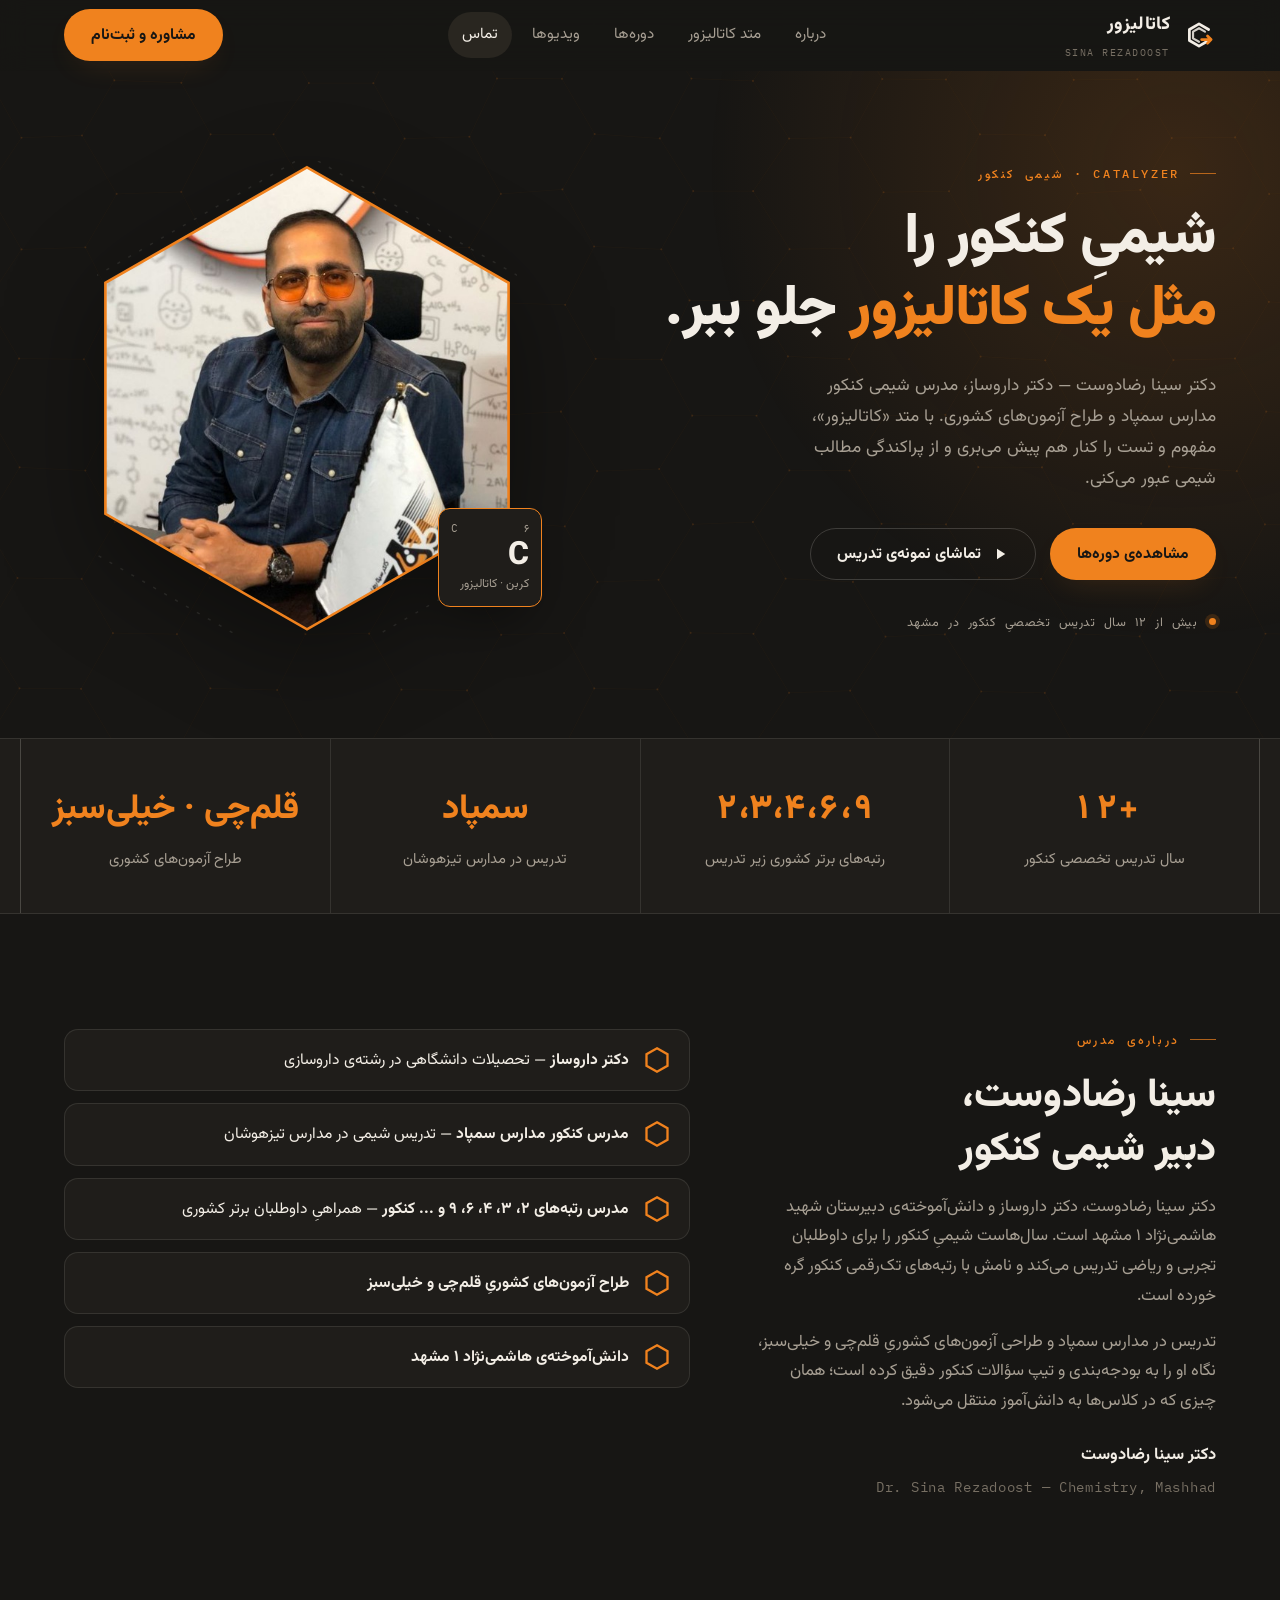
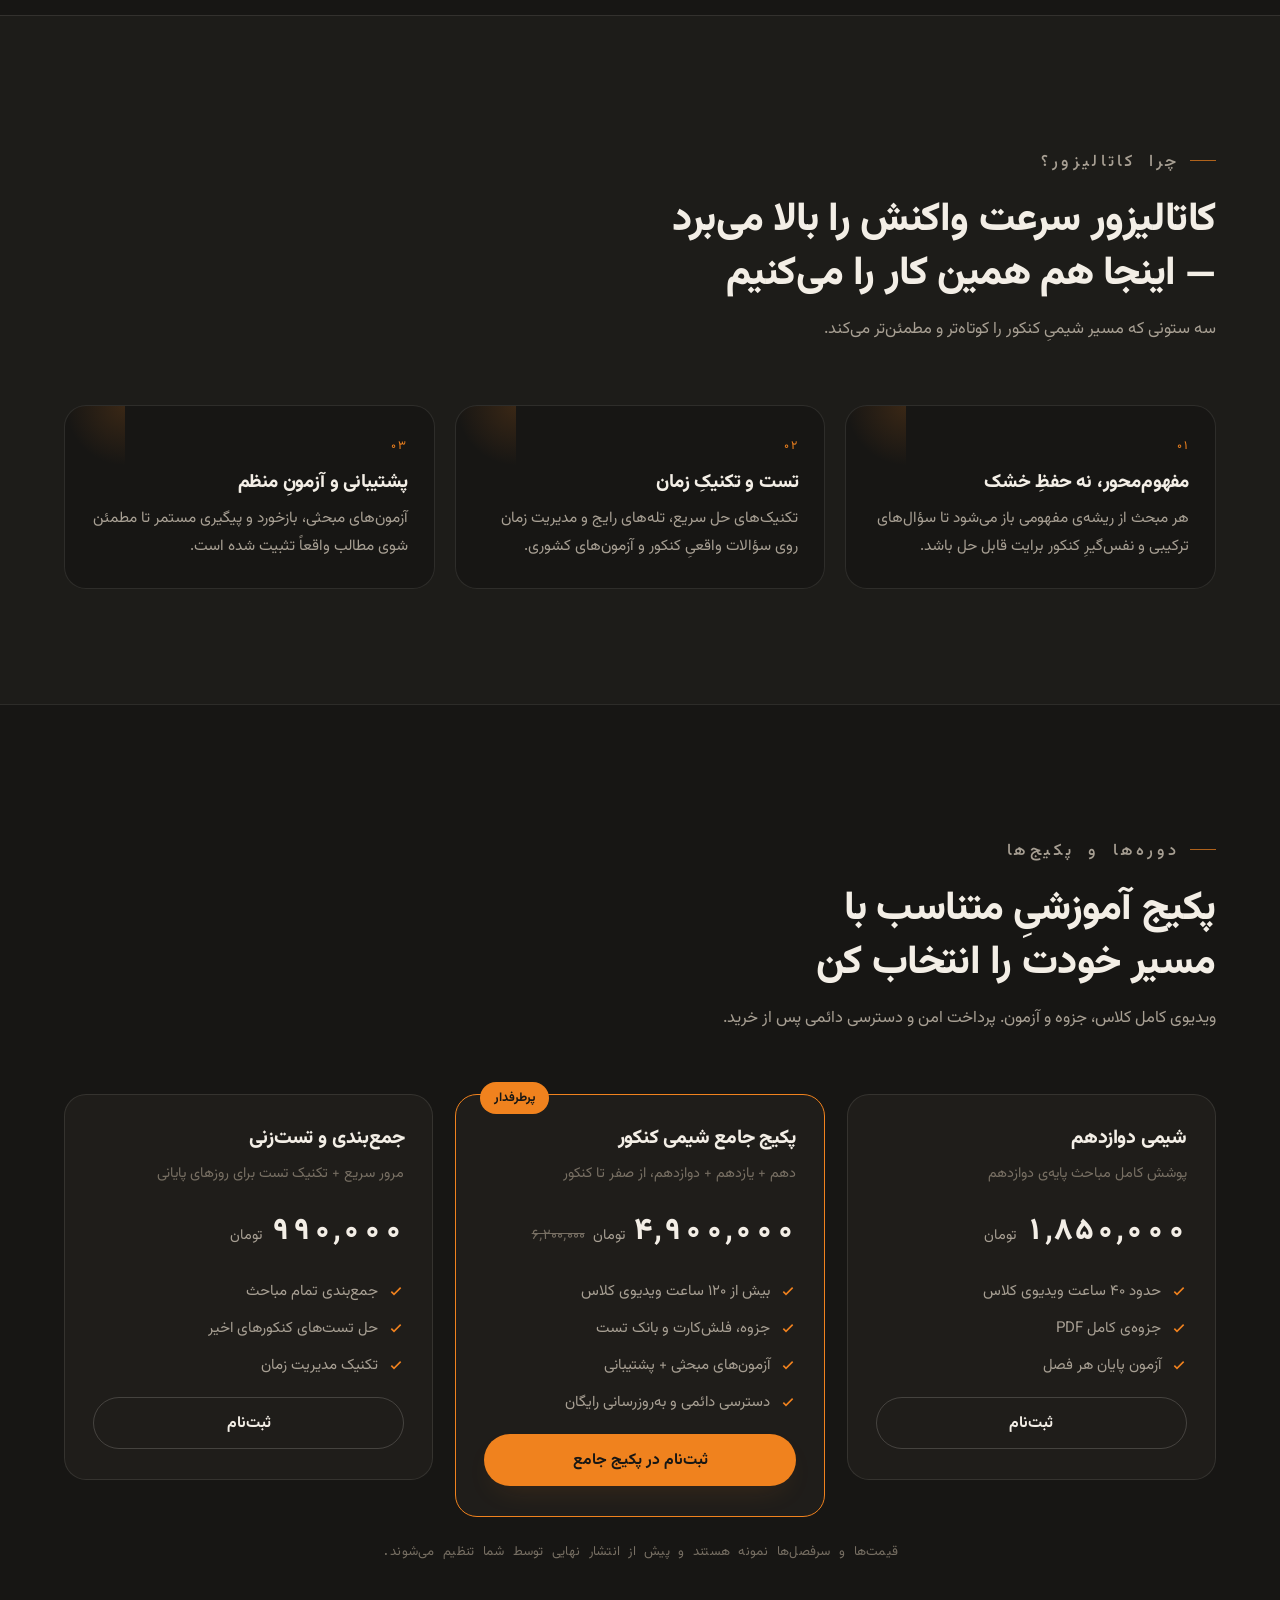
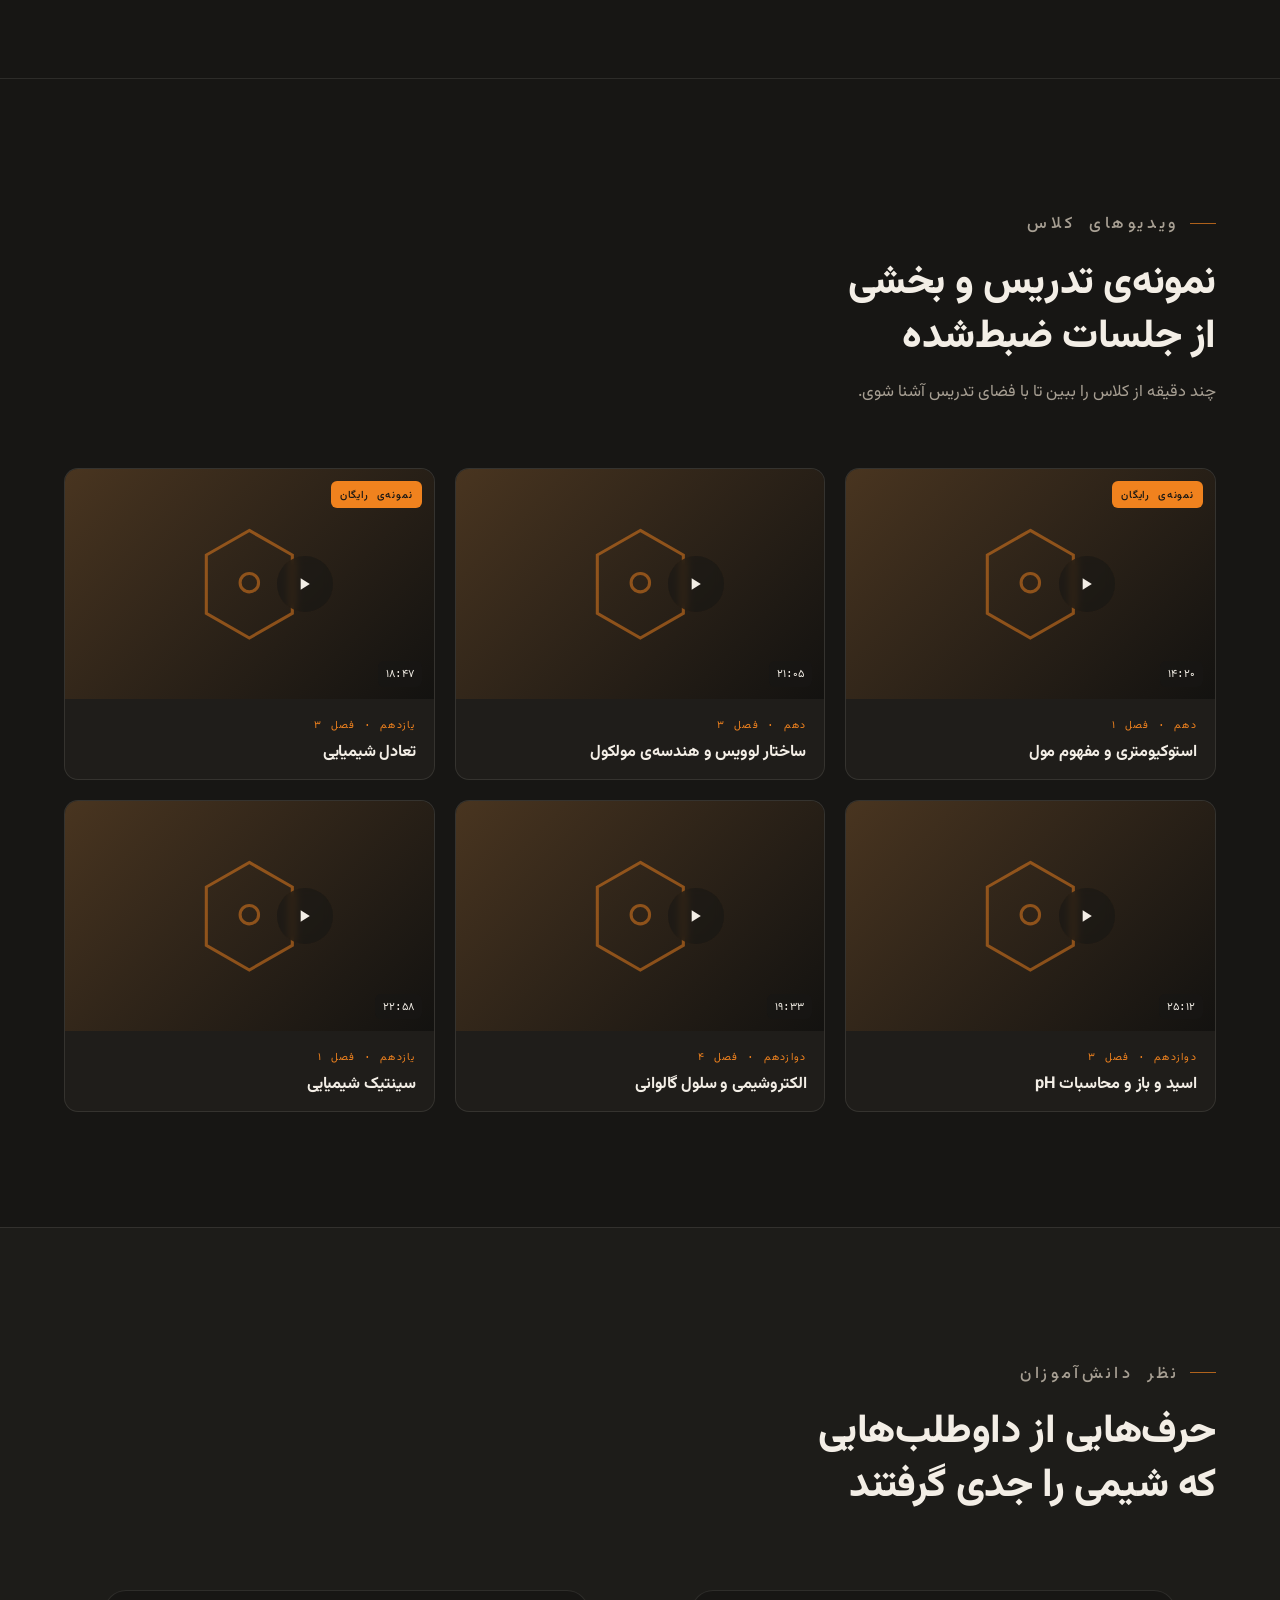
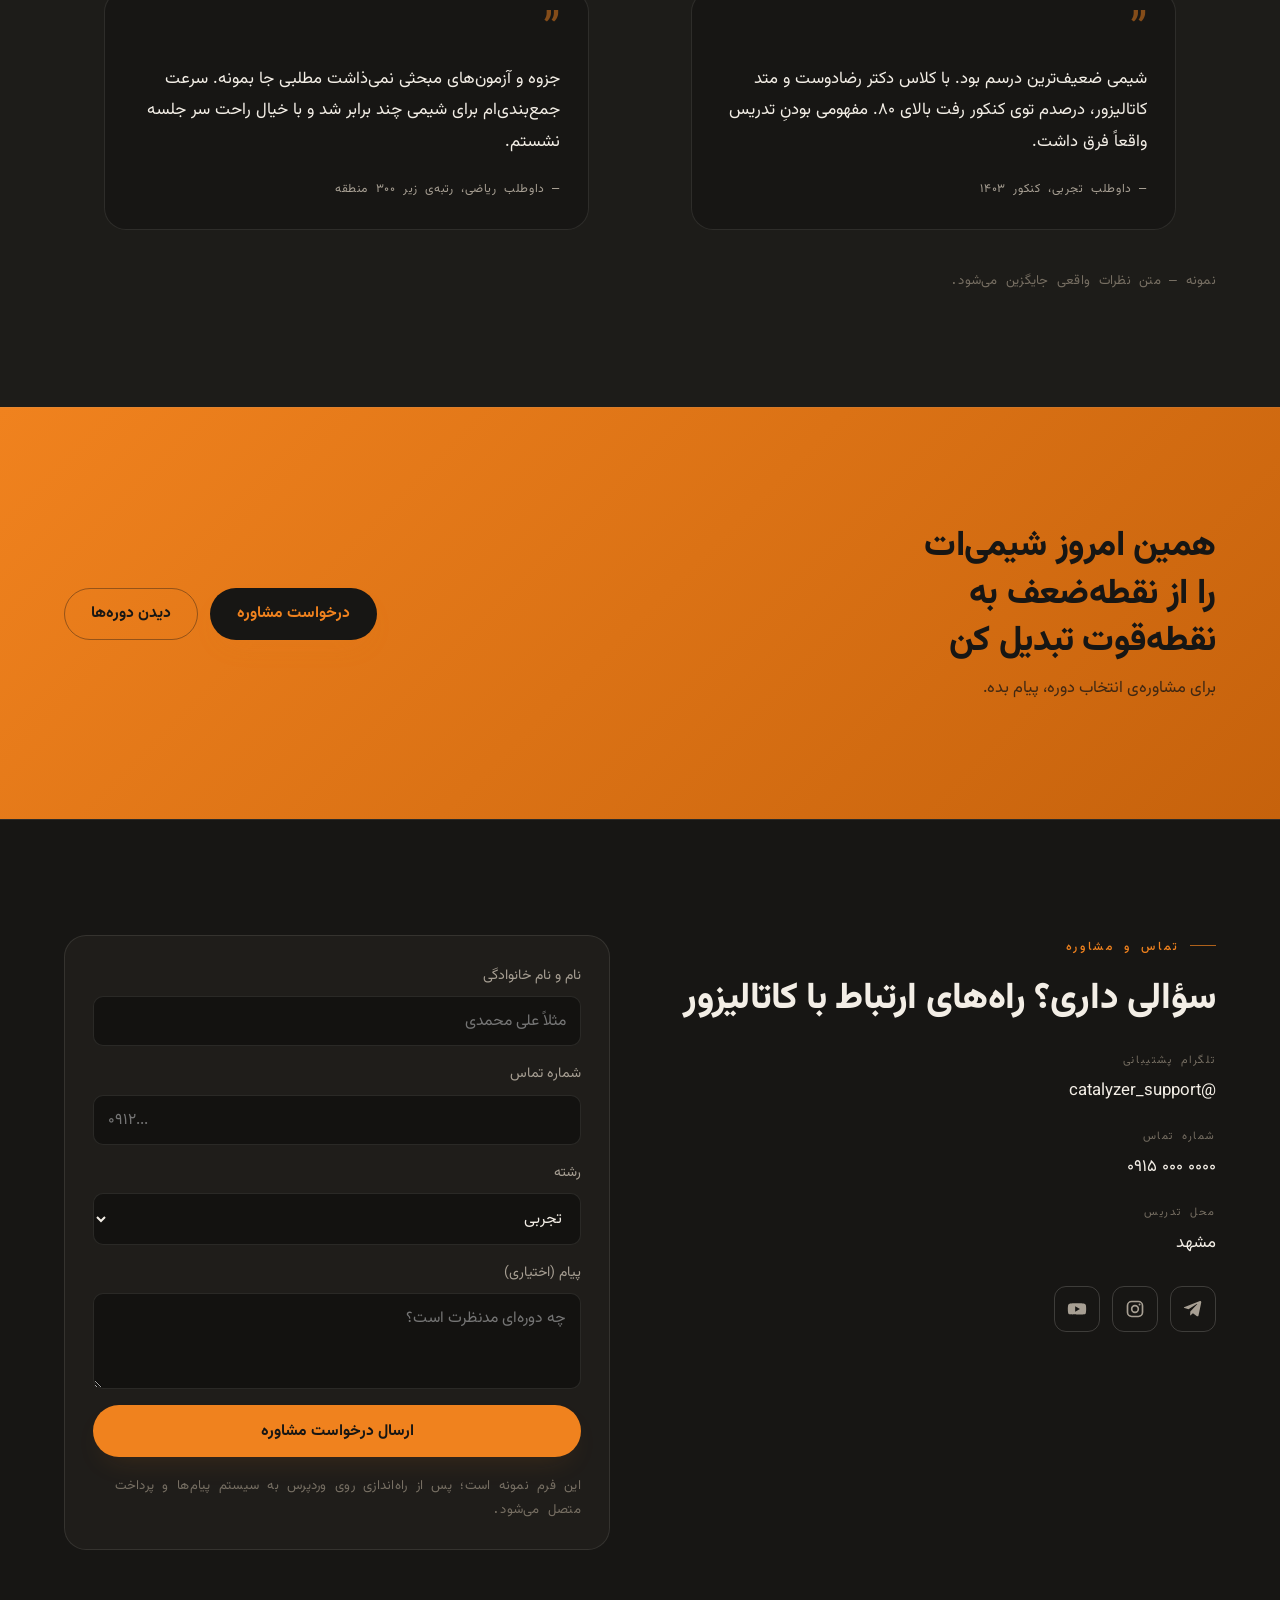
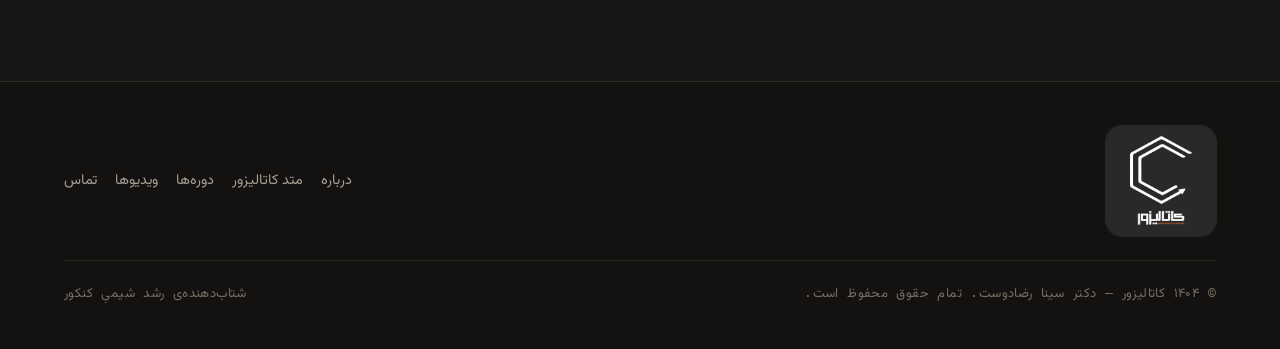
<file: catalyzer-preview.html>
<title>کاتالیزور — سینا رضادوست</title>
<link rel="stylesheet" href="https://fonts.googleapis.com/css2?family=Vazirmatn:wght@300;400;500;600;700;800;900&family=IBM+Plex+Mono:wght@400;500&display=swap">
<style>
/* ============================================================
   کاتالیزور — قالب معرفی و فروش دوره | Design tokens
   ============================================================ */
:root{
  color-scheme: dark;
  /* warm charcoal drawn from the brand logo */
  --bg:        #171614;
  --bg-2:      #1F1D1A;
  --bg-3:      #292620;
  --bg-inset:  #131210;
  --line:      rgba(244,238,229,.10);
  --line-strong: rgba(244,238,229,.18);
  --text:      #F3EEE6;
  --text-dim:  #A79F93;
  --text-mute: #776F63;
  /* catalyst amber — the accent from the glasses and the logo tagline */
  --accent:    #F0821E;
  --accent-2:  #F6A24B;
  --accent-deep:#C6620C;
  --accent-ink:#171614;
  --glow:      rgba(240,130,30,.16);
  --shadow:    0 24px 60px -22px rgba(0,0,0,.65);
  --radius:    14px;
  --radius-lg: 22px;
  --maxw:      1240px;
  --font-display:'Vazirmatn','Segoe UI',Tahoma,sans-serif;
  --font-body:'Vazirmatn','Segoe UI',Tahoma,sans-serif;
  --font-mono:'IBM Plex Mono','Vazirmatn',ui-monospace,monospace;
}
/* widen the content column on large / ultra-wide displays
   so items don't drift far from the viewport edges */
@media (min-width:1500px){ :root{ --maxw:1400px; } }
@media (min-width:1800px){ :root{ --maxw:1560px; } }
@media (min-width:2100px){ :root{ --maxw:1720px; } }

/* ============================================================
   Reset & base
   ============================================================ */
*,*::before,*::after{box-sizing:border-box}
html{-webkit-text-size-adjust:100%}
body{
  margin:0;
  font-family:var(--font-body);
  font-weight:400;
  font-size:clamp(15px,.55vw + 13.5px,16.5px);
  line-height:1.8;
  color:var(--text);
  background:var(--bg);
  -webkit-font-smoothing:antialiased;
  text-rendering:optimizeLegibility;
  overflow-x:hidden;
}
img{max-width:100%;display:block}
a{color:inherit;text-decoration:none}
button{font-family:inherit}
h1,h2,h3,h4{margin:0;font-family:var(--font-display);font-weight:800;line-height:1.35;text-wrap:balance;letter-spacing:-.01em}
p{margin:0}
:focus-visible{outline:2px solid var(--accent);outline-offset:3px;border-radius:4px}
::selection{background:var(--accent);color:var(--accent-ink)}

/* ============================================================
   Layout primitives
   ============================================================ */
.wrap{width:100%;max-width:var(--maxw);margin-inline:auto;padding-inline:clamp(20px,5vw,44px)}
.section{padding-block:clamp(64px,9vw,120px);position:relative}
.section + .section{border-top:1px solid var(--line)}
.eyebrow{
  font-family:var(--font-mono);
  font-size:12px;
  font-weight:500;
  letter-spacing:.22em;
  text-transform:uppercase;
  color:var(--accent);
  display:inline-flex;
  align-items:center;
  gap:10px;
  margin:0 0 18px;
}
.eyebrow::before{content:"";width:26px;height:1px;background:var(--accent);opacity:.7}
.section-head{max-width:640px;margin-bottom:clamp(36px,5vw,60px)}
.section-head h2{font-size:clamp(1.7rem,3.4vw,2.5rem)}
.section-head p{margin-top:14px;color:var(--text-dim);font-size:1.03rem}
.lede{color:var(--text-dim)}

.btn{
  --bh:52px;
  display:inline-flex;align-items:center;justify-content:center;gap:10px;
  height:var(--bh);padding-inline:26px;
  border-radius:999px;border:1px solid transparent;
  font-family:var(--font-display);font-weight:700;font-size:.98rem;
  cursor:pointer;transition:transform .18s ease,background .18s ease,border-color .18s ease,color .18s ease;
  white-space:nowrap;
}
.btn svg{width:18px;height:18px;flex:none}
.btn-primary{background:var(--accent);color:var(--accent-ink);box-shadow:0 12px 30px -12px var(--glow)}
.btn-primary:hover{background:var(--accent-2);transform:translateY(-2px)}
.btn-ghost{background:transparent;color:var(--text);border-color:var(--line-strong)}
.btn-ghost:hover{border-color:var(--accent);color:var(--accent);transform:translateY(-2px)}
.btn-block{width:100%}

/* ============================================================
   Animated carbon-lattice background
   ============================================================ */
.bg-net{
  position:fixed;inset:0;width:100%;height:100%;
  z-index:0;pointer-events:none;display:block;
}
main,.footer{position:relative;z-index:1}

/* ============================================================
   Header
   ============================================================ */
.header{
  position:sticky;top:0;z-index:60;
  background:color-mix(in srgb,var(--bg) 82%,transparent);
  backdrop-filter:blur(14px) saturate(1.4);
  -webkit-backdrop-filter:blur(14px) saturate(1.4);
  border-bottom:1px solid transparent;
  transition:border-color .3s ease,background .3s ease;
}
.header.scrolled{border-bottom-color:var(--line);background:color-mix(in srgb,var(--bg) 92%,transparent)}
.nav{display:flex;align-items:center;justify-content:space-between;gap:24px;height:70px}
.brand{display:flex;align-items:center;gap:12px;font-family:var(--font-display);font-weight:800}
.brand .mark{width:34px;height:34px;flex:none}
.brand .mark .c-stroke{stroke:var(--text)}
.brand .mark .c-arrow{stroke:var(--accent)}
.brand-name{font-size:1.14rem;letter-spacing:.02em}
.brand-sub{display:block;font-family:var(--font-mono);font-size:9.5px;letter-spacing:.16em;color:var(--text-mute);font-weight:400;margin-top:2px}
.nav-links{display:flex;align-items:center;gap:6px}
.nav-links a{
  padding:9px 14px;border-radius:999px;font-size:.95rem;color:var(--text-dim);
  transition:color .16s ease,background .16s ease;
}
.nav-links a:hover{color:var(--text)}
.nav-links a.active{color:var(--text);background:var(--bg-3)}
.nav-right{display:flex;align-items:center;gap:10px}
.icon-btn{
  width:42px;height:42px;flex:none;display:grid;place-items:center;
  border-radius:999px;border:1px solid var(--line-strong);background:transparent;color:var(--text);
  cursor:pointer;transition:border-color .16s ease,color .16s ease;
}
.icon-btn:hover{border-color:var(--accent);color:var(--accent)}
.icon-btn svg{width:18px;height:18px}
.nav-toggle{display:none}
.nav-cta{display:inline-flex}
.nav-panel{display:none}

/* ============================================================
   Hero
   ============================================================ */
.hero{position:relative;overflow:hidden;padding-block:clamp(48px,7vw,96px) clamp(56px,8vw,104px)}
.hero-bg{position:absolute;inset:0;z-index:0;pointer-events:none}
.hero-bg::before{
  content:"";position:absolute;inset:-20% -10% auto auto;width:60vw;height:60vw;
  background:radial-gradient(circle at 70% 30%,var(--glow),transparent 62%);
}
.hero-grid{
  position:relative;z-index:1;
  display:grid;grid-template-columns:1.1fr .9fr;gap:clamp(32px,6vw,72px);align-items:center;
}
.hero-copy h1{
  font-size:clamp(2.1rem,5.4vw,3.55rem);
  font-weight:900;line-height:1.28;
}
.hero-copy h1 .hl{color:var(--accent);position:relative;white-space:nowrap}
.hero-copy .lede{margin-top:22px;font-size:1.08rem;max-width:44ch}
.hero-actions{display:flex;flex-wrap:wrap;gap:14px;margin-top:34px}
.hero-trust{
  display:flex;align-items:center;gap:12px;margin-top:30px;
  font-family:var(--font-mono);font-size:12.5px;letter-spacing:.04em;color:var(--text-dim);
}
.hero-trust .dot{width:7px;height:7px;border-radius:50%;background:var(--accent);box-shadow:0 0 0 4px var(--glow)}

.portrait{position:relative;width:min(420px,86vw);margin-inline:auto}
.portrait svg{width:100%;height:auto;filter:drop-shadow(0 30px 50px rgba(0,0,0,.4))}
.hexframe-fill{fill:var(--bg-3)}
.hexframe-ring{fill:none;stroke:var(--accent);stroke-width:2.5}
.hexframe-ring.faint{stroke:var(--line-strong);stroke-width:1.5}
.monogram{fill:var(--text-mute);font-family:var(--font-display);font-weight:800}
.portrait .tile{
  position:absolute;inset-block-end:6%;inset-inline-start:-6%;
  width:104px;background:var(--bg-2);border:1px solid var(--accent);
  border-radius:12px;padding:10px 12px;box-shadow:var(--shadow);
}
.portrait .tile .num{font-family:var(--font-mono);font-size:11px;color:var(--text-dim);display:flex;justify-content:space-between}
.portrait .tile .sym{font-family:var(--font-display);font-weight:800;font-size:2rem;line-height:1.1;color:var(--text)}
.portrait .tile .nm{font-size:12px;color:var(--text-dim)}

/* ============================================================
   Stats strip
   ============================================================ */
.stats{background:var(--bg-2);border-block:1px solid var(--line)}
.stats .wrap{display:grid;grid-template-columns:repeat(4,1fr);gap:1px;background:var(--line);
  border-inline:1px solid var(--line);padding:0}
.stat{background:var(--bg-2);padding:clamp(24px,3.5vw,40px) clamp(18px,2.5vw,28px);text-align:center}
.stat .v{font-family:var(--font-display);font-weight:800;font-size:clamp(1.5rem,3vw,2.15rem);color:var(--accent);font-variant-numeric:tabular-nums}
.stat .k{margin-top:6px;color:var(--text-dim);font-size:.92rem}

/* ============================================================
   About + credentials
   ============================================================ */
.about-grid{display:grid;grid-template-columns:.85fr 1.15fr;gap:clamp(32px,5vw,64px);align-items:start}
.about-copy p + p{margin-top:16px}
.about-copy .sign{margin-top:24px;font-family:var(--font-display);font-weight:700;color:var(--text)}
.about-copy .sign span{display:block;font-weight:400;font-size:.9rem;color:var(--text-mute);font-family:var(--font-mono);letter-spacing:.05em;margin-top:4px}
.creds{display:grid;gap:12px}
.cred{
  display:flex;gap:14px;align-items:flex-start;
  background:var(--bg-2);border:1px solid var(--line);border-radius:var(--radius);
  padding:16px 18px;transition:border-color .18s ease,transform .18s ease;
}
.cred:hover{border-color:var(--line-strong);transform:translateX(-4px)}
.cred .hx{width:28px;height:28px;flex:none;display:grid;place-items:center;color:var(--accent)}
.cred .hx svg{width:100%;height:100%}
.cred p{font-size:.98rem}
.cred strong{font-weight:700;color:var(--text)}

/* ============================================================
   Method
   ============================================================ */
.method{background:color-mix(in srgb,var(--bg-2) 90%,transparent)}
.pillars{display:grid;grid-template-columns:repeat(3,1fr);gap:20px}
.pillar{
  background:var(--bg);border:1px solid var(--line);border-radius:var(--radius-lg);
  padding:28px 26px;position:relative;overflow:hidden;
}
.pillar .idx{font-family:var(--font-mono);font-size:12px;color:var(--accent);letter-spacing:.15em}
.pillar h3{font-size:1.18rem;margin-top:14px}
.pillar p{margin-top:10px;color:var(--text-dim);font-size:.96rem}
.pillar::after{content:"";position:absolute;inset-block-start:0;inset-inline-end:0;width:60px;height:60px;
  background:radial-gradient(circle at 100% 0,var(--glow),transparent 70%)}

/* ============================================================
   Courses
   ============================================================ */
.courses-grid{display:grid;grid-template-columns:repeat(3,1fr);gap:22px;align-items:start}
.course{
  background:var(--bg-2);border:1px solid var(--line);border-radius:var(--radius-lg);
  padding:30px 28px;display:flex;flex-direction:column;gap:18px;position:relative;
  transition:transform .2s ease,border-color .2s ease,box-shadow .2s ease;
}
.course:hover{transform:translateY(-5px);border-color:var(--line-strong);box-shadow:var(--shadow)}
.course.featured{border-color:var(--accent)}
.course .badge{
  position:absolute;inset-block-start:-13px;inset-inline-end:24px;
  background:var(--accent);color:var(--accent-ink);font-family:var(--font-display);font-weight:700;
  font-size:.78rem;padding:5px 14px;border-radius:999px;
}
.course h3{font-size:1.22rem}
.course .desc{color:var(--text-mute);font-size:.9rem;margin-top:-8px}
.price{display:flex;align-items:baseline;gap:8px;font-family:var(--font-display)}
.price .amt{font-size:1.9rem;font-weight:800;color:var(--text);font-variant-numeric:tabular-nums}
.price .cur{font-size:.9rem;color:var(--text-dim)}
.price .old{font-size:.9rem;color:var(--text-mute);text-decoration:line-through}
.feat{list-style:none;padding:0;margin:0;display:grid;gap:10px}
.feat li{display:flex;gap:10px;align-items:flex-start;font-size:.94rem;color:var(--text-dim)}
.feat li svg{width:16px;height:16px;flex:none;margin-top:5px;color:var(--accent)}
.course .btn{margin-top:auto}

/* ============================================================
   Videos
   ============================================================ */
.videos-grid{display:grid;grid-template-columns:repeat(3,1fr);gap:20px}
.video{
  background:var(--bg-2);border:1px solid var(--line);border-radius:var(--radius);
  overflow:hidden;transition:border-color .18s ease,transform .18s ease;
}
.video:hover{border-color:var(--line-strong);transform:translateY(-4px)}
.video:hover .thumb .play{background:var(--accent);color:var(--accent-ink);transform:translate(50%,-50%) scale(1.08)}
.thumb{
  position:relative;aspect-ratio:16/10;
  background:
    linear-gradient(135deg,color-mix(in srgb,var(--accent) 16%,var(--bg-3)),var(--bg-inset));
  display:grid;place-items:center;overflow:hidden;
}
.thumb .rings{position:absolute;inset:0;opacity:.5}
.thumb .play{
  position:absolute;inset-block-start:50%;inset-inline-end:50%;transform:translate(50%,-50%);
  width:56px;height:56px;border-radius:50%;display:grid;place-items:center;
  background:color-mix(in srgb,var(--bg) 55%,transparent);color:var(--text);
  backdrop-filter:blur(4px);transition:all .2s ease;
}
.thumb .play svg{width:20px;height:20px;margin-inline-start:2px}
.thumb .tag{
  position:absolute;inset-block-start:12px;inset-inline-start:12px;
  font-family:var(--font-mono);font-size:10.5px;letter-spacing:.08em;
  background:var(--accent);color:var(--accent-ink);padding:4px 9px;border-radius:6px;font-weight:500;
}
.thumb .dur{
  position:absolute;inset-block-end:12px;inset-inline-start:12px;
  font-family:var(--font-mono);font-size:11px;
  background:color-mix(in srgb,var(--bg) 70%,transparent);color:var(--text);
  padding:3px 8px;border-radius:6px;
}
.video .meta{padding:16px 18px}
.video .meta .cat{font-family:var(--font-mono);font-size:10.5px;letter-spacing:.12em;color:var(--accent);text-transform:uppercase}
.video .meta h3{font-size:1.02rem;margin-top:7px;font-weight:700}

/* ============================================================
   Testimonials
   ============================================================ */
.quotes{background:color-mix(in srgb,var(--bg-2) 90%,transparent)}
.quotes-grid{display:grid;grid-template-columns:repeat(2,1fr);gap:22px}
.quote{
  background:var(--bg);border:1px solid var(--line);border-radius:var(--radius-lg);
  padding:30px 28px;position:relative;
}
.quote .qm{font-family:var(--font-display);font-size:3rem;line-height:.6;color:var(--accent);opacity:.5}
.quote p{margin-top:14px;font-size:1.05rem;line-height:1.9}
.quote .who{margin-top:18px;font-family:var(--font-mono);font-size:12px;letter-spacing:.05em;color:var(--text-dim)}

/* ============================================================
   CTA band
   ============================================================ */
.cta{background:linear-gradient(135deg,var(--accent),var(--accent-deep));color:var(--accent-ink)}
.cta .wrap{display:flex;flex-wrap:wrap;align-items:center;justify-content:space-between;gap:28px}
.cta h2{font-size:clamp(1.5rem,3.2vw,2.2rem);color:var(--accent-ink);max-width:20ch}
.cta p{margin-top:8px;color:color-mix(in srgb,var(--accent-ink) 78%,transparent)}
.cta-actions{display:flex;flex-wrap:wrap;gap:12px}
.cta .btn-primary{background:var(--accent-ink);color:var(--accent)}
.cta .btn-primary:hover{background:color-mix(in srgb,var(--accent-ink) 88%,#fff)}
.cta .btn-ghost{border-color:color-mix(in srgb,var(--accent-ink) 40%,transparent);color:var(--accent-ink)}
.cta .btn-ghost:hover{background:color-mix(in srgb,var(--accent-ink) 12%,transparent);color:var(--accent-ink);border-color:var(--accent-ink)}

/* ============================================================
   Contact
   ============================================================ */
.contact-grid{display:grid;grid-template-columns:1fr 1fr;gap:clamp(32px,5vw,60px);align-items:start}
.contact-info dl{margin:0;display:grid;gap:20px}
.contact-info dt{font-family:var(--font-mono);font-size:11px;letter-spacing:.14em;text-transform:uppercase;color:var(--text-mute)}
.contact-info dd{margin:6px 0 0;font-size:1.05rem;color:var(--text)}
.socials{display:flex;gap:12px;margin-top:28px}
.socials a{
  width:46px;height:46px;display:grid;place-items:center;border-radius:12px;
  border:1px solid var(--line-strong);color:var(--text-dim);transition:all .16s ease;
}
.socials a:hover{border-color:var(--accent);color:var(--accent);transform:translateY(-2px)}
.socials a svg{width:20px;height:20px}
form.lead{display:grid;gap:16px;background:var(--bg-2);border:1px solid var(--line);border-radius:var(--radius-lg);padding:28px}
form.lead label{display:grid;gap:7px;font-size:.88rem;color:var(--text-dim)}
form.lead input,form.lead select,form.lead textarea{
  font-family:inherit;font-size:.98rem;color:var(--text);
  background:var(--bg-inset);border:1px solid var(--line);border-radius:10px;padding:12px 14px;
  transition:border-color .16s ease;
}
form.lead input:focus,form.lead select:focus,form.lead textarea:focus{outline:none;border-color:var(--accent)}
form.lead textarea{resize:vertical;min-height:96px}
.form-note{font-size:.82rem;color:var(--text-mute);font-family:var(--font-mono);letter-spacing:.02em}
.form-ok{
  background:var(--bg-2);border:1px solid var(--accent);border-radius:var(--radius-lg);
  padding:32px 28px;text-align:center;
}
.form-ok svg{width:44px;height:44px;color:var(--accent);margin-inline:auto}
.form-ok h3{margin-top:14px;font-size:1.15rem}
.form-ok p{margin-top:8px;color:var(--text-dim)}

/* ============================================================
   Footer
   ============================================================ */
.footer{background:var(--bg-inset);border-top:1px solid var(--line)}
.brand-logo{display:inline-flex}
.brand-logo img{width:110px;height:auto;border-radius:16px;box-shadow:0 0 0 1px var(--line)}
.footer .wrap{padding-block:44px;display:flex;flex-wrap:wrap;gap:24px;align-items:center;justify-content:space-between}
.footer .brand-name{font-size:1rem}
.footer nav{display:flex;flex-wrap:wrap;gap:18px}
.footer nav a{font-size:.9rem;color:var(--text-dim)}
.footer nav a:hover{color:var(--accent)}
.footer .fine{width:100%;border-top:1px solid var(--line);padding-top:20px;font-size:.82rem;color:var(--text-mute);font-family:var(--font-mono);letter-spacing:.03em;display:flex;flex-wrap:wrap;gap:8px;justify-content:space-between}

/* ============================================================
   Reveal on scroll
   ============================================================ */
@media (prefers-reduced-motion:no-preference){
  .reveal{opacity:0;transform:translateY(20px);transition:opacity .7s cubic-bezier(.2,.6,.2,1),transform .7s cubic-bezier(.2,.6,.2,1)}
  .reveal.in{opacity:1;transform:none}
  .stagger > *{opacity:0;transform:translateY(18px);transition:opacity .6s ease,transform .6s ease}
  .stagger.in > *{opacity:1;transform:none}
  .stagger.in > *:nth-child(2){transition-delay:.07s}
  .stagger.in > *:nth-child(3){transition-delay:.14s}
  .stagger.in > *:nth-child(4){transition-delay:.21s}
  .stagger.in > *:nth-child(5){transition-delay:.28s}
  .stagger.in > *:nth-child(6){transition-delay:.35s}
  .hero-draw{stroke-dasharray:120;stroke-dashoffset:120;animation:draw 1.4s .3s cubic-bezier(.4,0,.2,1) forwards}
  @keyframes draw{to{stroke-dashoffset:0}}
  .spin-slow{animation:spin 44s linear infinite;transform-origin:center}
  @keyframes spin{to{transform:rotate(360deg)}}
}

/* ============================================================
   Responsive
   ============================================================ */
@media (max-width:980px){
  .hero-grid{grid-template-columns:1fr;text-align:right}
  .portrait{grid-row:1;margin-bottom:8px}
  .about-grid{grid-template-columns:1fr}
  .pillars{grid-template-columns:1fr}
  .courses-grid{grid-template-columns:1fr;max-width:460px;margin-inline:auto}
  .videos-grid{grid-template-columns:repeat(2,1fr)}
  .quotes-grid{grid-template-columns:1fr}
  .contact-grid{grid-template-columns:1fr}
  .stats .wrap{grid-template-columns:repeat(2,1fr)}
}
@media (max-width:760px){
  .nav-links,.nav-cta{display:none}
  .nav-toggle{display:grid}
  .nav-panel{
    position:absolute;inset-inline:0;inset-block-start:70px;
    background:var(--bg-2);border-bottom:1px solid var(--line);
    padding:16px clamp(20px,5vw,44px) 22px;display:none;flex-direction:column;gap:4px;
  }
  .nav-panel.open{display:flex}
  .nav-panel a{padding:12px 6px;border-bottom:1px solid var(--line);color:var(--text-dim)}
  .nav-panel a:last-of-type{border-bottom:none}
  .nav-panel .btn{margin-top:12px}
}
@media (max-width:520px){
  .videos-grid{grid-template-columns:1fr}
  .stats .wrap{grid-template-columns:1fr}
  .hero-actions .btn{flex:1 1 100%}
}
</style>
<div dir="rtl" lang="fa">

</head>
<body>

<canvas class="bg-net" id="bgNet" aria-hidden="true"></canvas>

<!-- ===================== HEADER ===================== -->
<header class="header" id="top">
  <div class="wrap">
    <nav class="nav">
      <a class="brand" href="#top" aria-label="کاتالیزور — خانه">
        <svg class="mark" viewBox="0 0 52 52" fill="none" aria-hidden="true">
          <g stroke-linecap="round" stroke-linejoin="round">
            <path class="c-stroke" d="M40.7 17.5 L26 9 L11.3 17.5 L11.3 34.5 L26 43 L40.7 34.5" stroke-width="4.2"/>
            <path class="c-stroke" d="M35.1 20.9 L26 15.6 L16.9 20.9 L16.9 31.1 L26 36.4" stroke-width="3.3" opacity="0.85"/>
            <path class="c-arrow" d="M30 33 H44 M39 27.5 L44.5 33 L39 38.5" stroke-width="4.2"/>
          </g>
        </svg>
        <span>
          <span class="brand-name">کاتالیزور</span>
          <span class="brand-sub">SINA REZADOOST</span>
        </span>
      </a>

      <div class="nav-links" id="navLinks">
        <a href="#about">درباره</a>
        <a href="#method">متد کاتالیزور</a>
        <a href="#courses">دوره‌ها</a>
        <a href="#videos">ویدیوها</a>
        <a href="#contact">تماس</a>
      </div>

      <div class="nav-right">
        <a class="btn btn-primary nav-cta" href="#contact">مشاوره و ثبت‌نام</a>
        <button class="icon-btn nav-toggle" id="navToggle" type="button" aria-label="منو" aria-expanded="false" aria-controls="navPanel">
          <svg viewBox="0 0 24 24" fill="none" stroke="currentColor" stroke-width="2" stroke-linecap="round"><path d="M4 7h16M4 12h16M4 17h16"/></svg>
        </button>
      </div>
    </nav>
  </div>
  <div class="nav-panel" id="navPanel">
    <a href="#about">درباره سینا رضادوست</a>
    <a href="#method">متد کاتالیزور</a>
    <a href="#courses">دوره‌ها و پکیج‌ها</a>
    <a href="#videos">ویدیوهای کلاس</a>
    <a href="#contact">تماس و مشاوره</a>
    <a class="btn btn-primary" href="#contact">مشاوره و ثبت‌نام</a>
  </div>
</header>

<main>

<!-- ===================== HERO ===================== -->
<section class="hero">
  <div class="hero-bg" aria-hidden="true"></div>
  <div class="wrap">
    <div class="hero-grid">
      <div class="hero-copy reveal">
        <p class="eyebrow">CATALYZER · شیمی کنکور</p>
        <h1>شیمیِ کنکور را <span class="hl">مثل یک کاتالیزور</span> جلو ببر.</h1>
        <p class="lede">دکتر سینا رضادوست — دکتر داروساز، مدرس شیمی کنکور مدارس سمپاد و طراح آزمون‌های کشوری. با متد «کاتالیزور»، مفهوم و تست را کنار هم پیش می‌بری و از پراکندگی مطالب شیمی عبور می‌کنی.</p>
        <div class="hero-actions">
          <a class="btn btn-primary" href="#courses">مشاهده‌ی دوره‌ها</a>
          <a class="btn btn-ghost" href="#videos">
            <svg viewBox="0 0 24 24" fill="currentColor" aria-hidden="true"><path d="M8 5v14l11-7z"/></svg>
            تماشای نمونه‌ی تدریس
          </a>
        </div>
        <p class="hero-trust"><span class="dot"></span> بیش از ۱۲ سال تدریس تخصصیِ کنکور در مشهد</p>
      </div>

      <div class="portrait reveal">
        <svg viewBox="0 0 400 452" role="img" aria-label="دکتر سینا رضادوست">
          <defs>
            <clipPath id="hex">
              <path d="M200 6 L392 116 L392 336 L200 446 L8 336 L8 116 Z"/>
            </clipPath>
            <linearGradient id="mg" x1="0" y1="0" x2="1" y2="1">
              <stop offset="0" stop-color="var(--bg-3)"/>
              <stop offset="1" stop-color="var(--bg-inset)"/>
            </linearGradient>
          </defs>

          <g class="spin-slow" opacity="0.5">
            <path d="M200 -6 L416 118 L416 366 L200 490 L-16 366 L-16 118 Z"
                  fill="none" stroke="var(--line-strong)" stroke-width="1.4" stroke-dasharray="3 9"/>
          </g>

          <path d="M200 6 L392 116 L392 336 L200 446 L8 336 L8 116 Z" class="hexframe-fill"/>
          <g clip-path="url(#hex)">
            <rect x="0" y="0" width="400" height="452" fill="url(#mg)"/>
            <image href="[data-uri]" x="-16" y="0" width="432" height="452" preserveAspectRatio="xMidYMid slice"/>
          </g>
          <path d="M200 6 L392 116 L392 336 L200 446 L8 336 L8 116 Z" class="hexframe-ring"/>
        </svg>

        <div class="tile" aria-hidden="true">
          <div class="num"><span>۶</span><span>C</span></div>
          <div class="sym">C</div>
          <div class="nm">کربن · کاتالیزور</div>
        </div>
      </div>
    </div>
  </div>
</section>

<!-- ===================== STATS ===================== -->
<section class="stats" aria-label="یک نگاه به کارنامه">
  <div class="wrap stagger">
    <div class="stat"><div class="v">+۱۲</div><div class="k">سال تدریس تخصصی کنکور</div></div>
    <div class="stat"><div class="v">۲،۳،۴،۶،۹</div><div class="k">رتبه‌های برتر کشوری زیر تدریس</div></div>
    <div class="stat"><div class="v">سمپاد</div><div class="k">تدریس در مدارس تیزهوشان</div></div>
    <div class="stat"><div class="v">قلم‌چی · خیلی‌سبز</div><div class="k">طراح آزمون‌های کشوری</div></div>
  </div>
</section>

<!-- ===================== ABOUT ===================== -->
<section class="section" id="about">
  <div class="wrap">
    <div class="about-grid">
      <div class="about-copy reveal">
        <p class="eyebrow">درباره‌ی مدرس</p>
        <h2 style="font-size:clamp(1.7rem,3.4vw,2.5rem)">سینا رضادوست، دبیر شیمی کنکور</h2>
        <p class="lede" style="margin-top:16px">دکتر سینا رضادوست، دکتر داروساز و دانش‌آموخته‌ی دبیرستان شهید هاشمی‌نژاد ۱ مشهد است. سال‌هاست شیمیِ کنکور را برای داوطلبان تجربی و ریاضی تدریس می‌کند و نامش با رتبه‌های تک‌رقمی کنکور گره خورده است.</p>
        <p class="lede">تدریس در مدارس سمپاد و طراحی آزمون‌های کشوریِ قلم‌چی و خیلی‌سبز، نگاه او را به بودجه‌بندی و تیپ سؤالات کنکور دقیق کرده است؛ همان چیزی که در کلاس‌ها به دانش‌آموز منتقل می‌شود.</p>
        <p class="sign">دکتر سینا رضادوست<span>Dr. Sina Rezadoost — Chemistry, Mashhad</span></p>
      </div>

      <div class="creds reveal">
        <div class="cred">
          <span class="hx"><svg viewBox="0 0 24 24" fill="none" stroke="currentColor" stroke-width="2"><path d="M12 2 21 7v10l-9 5-9-5V7z"/></svg></span>
          <p><strong>دکتر داروساز</strong> — تحصیلات دانشگاهی در رشته‌ی داروسازی</p>
        </div>
        <div class="cred">
          <span class="hx"><svg viewBox="0 0 24 24" fill="none" stroke="currentColor" stroke-width="2"><path d="M12 2 21 7v10l-9 5-9-5V7z"/></svg></span>
          <p><strong>مدرس کنکور مدارس سمپاد</strong> — تدریس شیمی در مدارس تیزهوشان</p>
        </div>
        <div class="cred">
          <span class="hx"><svg viewBox="0 0 24 24" fill="none" stroke="currentColor" stroke-width="2"><path d="M12 2 21 7v10l-9 5-9-5V7z"/></svg></span>
          <p><strong>مدرس رتبه‌های ۲، ۳، ۴، ۶، ۹ و ... کنکور</strong> — همراهیِ داوطلبان برتر کشوری</p>
        </div>
        <div class="cred">
          <span class="hx"><svg viewBox="0 0 24 24" fill="none" stroke="currentColor" stroke-width="2"><path d="M12 2 21 7v10l-9 5-9-5V7z"/></svg></span>
          <p><strong>طراح آزمون‌های کشوریِ قلم‌چی و خیلی‌سبز</strong></p>
        </div>
        <div class="cred">
          <span class="hx"><svg viewBox="0 0 24 24" fill="none" stroke="currentColor" stroke-width="2"><path d="M12 2 21 7v10l-9 5-9-5V7z"/></svg></span>
          <p><strong>دانش‌آموخته‌ی هاشمی‌نژاد ۱ مشهد</strong></p>
        </div>
      </div>
    </div>
  </div>
</section>

<!-- ===================== METHOD ===================== -->
<section class="section method" id="method">
  <div class="wrap">
    <div class="section-head reveal">
      <p class="eyebrow">چرا کاتالیزور؟</p>
      <h2>کاتالیزور سرعت واکنش را بالا می‌برد — اینجا هم همین کار را می‌کنیم</h2>
      <p>سه ستونی که مسیر شیمیِ کنکور را کوتاه‌تر و مطمئن‌تر می‌کند.</p>
    </div>
    <div class="pillars stagger">
      <div class="pillar">
        <span class="idx">۰۱</span>
        <h3>مفهوم‌محور، نه حفظِ خشک</h3>
        <p>هر مبحث از ریشه‌ی مفهومی باز می‌شود تا سؤال‌های ترکیبی و نفس‌گیرِ کنکور برایت قابل حل باشد.</p>
      </div>
      <div class="pillar">
        <span class="idx">۰۲</span>
        <h3>تست و تکنیکِ زمان</h3>
        <p>تکنیک‌های حل سریع، تله‌های رایج و مدیریت زمان روی سؤالات واقعیِ کنکور و آزمون‌های کشوری.</p>
      </div>
      <div class="pillar">
        <span class="idx">۰۳</span>
        <h3>پشتیبانی و آزمونِ منظم</h3>
        <p>آزمون‌های مبحثی، بازخورد و پیگیری مستمر تا مطمئن شوی مطالب واقعاً تثبیت شده است.</p>
      </div>
    </div>
  </div>
</section>

<!-- ===================== COURSES ===================== -->
<section class="section" id="courses">
  <div class="wrap">
    <div class="section-head reveal">
      <p class="eyebrow">دوره‌ها و پکیج‌ها</p>
      <h2>پکیج آموزشیِ متناسب با مسیر خودت را انتخاب کن</h2>
      <p>ویدیوی کامل کلاس، جزوه و آزمون. پرداخت امن و دسترسی دائمی پس از خرید.</p>
    </div>
    <div class="courses-grid stagger">

      <div class="course">
        <h3>شیمی دوازدهم</h3>
        <p class="desc">پوشش کامل مباحث پایه‌ی دوازدهم</p>
        <div class="price"><span class="amt">۱٬۸۵۰٬۰۰۰</span><span class="cur">تومان</span></div>
        <ul class="feat">
          <li><svg viewBox="0 0 24 24" fill="none" stroke="currentColor" stroke-width="2.4"><path d="M5 13l4 4L19 7"/></svg> حدود ۴۰ ساعت ویدیوی کلاس</li>
          <li><svg viewBox="0 0 24 24" fill="none" stroke="currentColor" stroke-width="2.4"><path d="M5 13l4 4L19 7"/></svg> جزوه‌ی کامل PDF</li>
          <li><svg viewBox="0 0 24 24" fill="none" stroke="currentColor" stroke-width="2.4"><path d="M5 13l4 4L19 7"/></svg> آزمون پایان هر فصل</li>
        </ul>
        <a class="btn btn-ghost btn-block" href="#contact">ثبت‌نام</a>
      </div>

      <div class="course featured">
        <span class="badge">پرطرفدار</span>
        <h3>پکیج جامع شیمی کنکور</h3>
        <p class="desc">دهم + یازدهم + دوازدهم، از صفر تا کنکور</p>
        <div class="price"><span class="amt">۴٬۹۰۰٬۰۰۰</span><span class="cur">تومان</span><span class="old">۶٬۲۰۰٬۰۰۰</span></div>
        <ul class="feat">
          <li><svg viewBox="0 0 24 24" fill="none" stroke="currentColor" stroke-width="2.4"><path d="M5 13l4 4L19 7"/></svg> بیش از ۱۲۰ ساعت ویدیوی کلاس</li>
          <li><svg viewBox="0 0 24 24" fill="none" stroke="currentColor" stroke-width="2.4"><path d="M5 13l4 4L19 7"/></svg> جزوه، فلش‌کارت و بانک تست</li>
          <li><svg viewBox="0 0 24 24" fill="none" stroke="currentColor" stroke-width="2.4"><path d="M5 13l4 4L19 7"/></svg> آزمون‌های مبحثی + پشتیبانی</li>
          <li><svg viewBox="0 0 24 24" fill="none" stroke="currentColor" stroke-width="2.4"><path d="M5 13l4 4L19 7"/></svg> دسترسی دائمی و به‌روزرسانی رایگان</li>
        </ul>
        <a class="btn btn-primary btn-block" href="#contact">ثبت‌نام در پکیج جامع</a>
      </div>

      <div class="course">
        <h3>جمع‌بندی و تست‌زنی</h3>
        <p class="desc">مرور سریع + تکنیک تست برای روزهای پایانی</p>
        <div class="price"><span class="amt">۹۹۰٬۰۰۰</span><span class="cur">تومان</span></div>
        <ul class="feat">
          <li><svg viewBox="0 0 24 24" fill="none" stroke="currentColor" stroke-width="2.4"><path d="M5 13l4 4L19 7"/></svg> جمع‌بندی تمام مباحث</li>
          <li><svg viewBox="0 0 24 24" fill="none" stroke="currentColor" stroke-width="2.4"><path d="M5 13l4 4L19 7"/></svg> حل تست‌های کنکورهای اخیر</li>
          <li><svg viewBox="0 0 24 24" fill="none" stroke="currentColor" stroke-width="2.4"><path d="M5 13l4 4L19 7"/></svg> تکنیک مدیریت زمان</li>
        </ul>
        <a class="btn btn-ghost btn-block" href="#contact">ثبت‌نام</a>
      </div>

    </div>
    <p class="form-note" style="margin-top:22px;text-align:center">قیمت‌ها و سرفصل‌ها نمونه هستند و پیش از انتشار نهایی توسط شما تنظیم می‌شوند.</p>
  </div>
</section>

<!-- ===================== VIDEOS ===================== -->
<section class="section" id="videos">
  <div class="wrap">
    <div class="section-head reveal">
      <p class="eyebrow">ویدیوهای کلاس</p>
      <h2>نمونه‌ی تدریس و بخشی از جلسات ضبط‌شده</h2>
      <p>چند دقیقه از کلاس را ببین تا با فضای تدریس آشنا شوی.</p>
    </div>
    <div class="videos-grid stagger">

      <article class="video">
        <div class="thumb">
          <svg class="rings" viewBox="0 0 120 75" fill="none" stroke="var(--accent)" stroke-width="1" opacity="0.35" aria-hidden="true"><path d="M60 20 74 28 74 47 60 55 46 47 46 28Z"/><circle cx="60" cy="37" r="3"/></svg>
          <span class="tag">نمونه‌ی رایگان</span>
          <span class="play"><svg viewBox="0 0 24 24" fill="currentColor"><path d="M8 5v14l11-7z"/></svg></span>
          <span class="dur">۱۴:۲۰</span>
        </div>
        <div class="meta"><span class="cat">دهم · فصل ۱</span><h3>استوکیومتری و مفهوم مول</h3></div>
      </article>

      <article class="video">
        <div class="thumb">
          <svg class="rings" viewBox="0 0 120 75" fill="none" stroke="var(--accent)" stroke-width="1" opacity="0.35" aria-hidden="true"><path d="M60 20 74 28 74 47 60 55 46 47 46 28Z"/><circle cx="60" cy="37" r="3"/></svg>
          <span class="play"><svg viewBox="0 0 24 24" fill="currentColor"><path d="M8 5v14l11-7z"/></svg></span>
          <span class="dur">۲۱:۰۵</span>
        </div>
        <div class="meta"><span class="cat">دهم · فصل ۳</span><h3>ساختار لوویس و هندسه‌ی مولکول</h3></div>
      </article>

      <article class="video">
        <div class="thumb">
          <svg class="rings" viewBox="0 0 120 75" fill="none" stroke="var(--accent)" stroke-width="1" opacity="0.35" aria-hidden="true"><path d="M60 20 74 28 74 47 60 55 46 47 46 28Z"/><circle cx="60" cy="37" r="3"/></svg>
          <span class="tag">نمونه‌ی رایگان</span>
          <span class="play"><svg viewBox="0 0 24 24" fill="currentColor"><path d="M8 5v14l11-7z"/></svg></span>
          <span class="dur">۱۸:۴۷</span>
        </div>
        <div class="meta"><span class="cat">یازدهم · فصل ۳</span><h3>تعادل شیمیایی</h3></div>
      </article>

      <article class="video">
        <div class="thumb">
          <svg class="rings" viewBox="0 0 120 75" fill="none" stroke="var(--accent)" stroke-width="1" opacity="0.35" aria-hidden="true"><path d="M60 20 74 28 74 47 60 55 46 47 46 28Z"/><circle cx="60" cy="37" r="3"/></svg>
          <span class="play"><svg viewBox="0 0 24 24" fill="currentColor"><path d="M8 5v14l11-7z"/></svg></span>
          <span class="dur">۲۵:۱۲</span>
        </div>
        <div class="meta"><span class="cat">دوازدهم · فصل ۳</span><h3>اسید و باز و محاسبات pH</h3></div>
      </article>

      <article class="video">
        <div class="thumb">
          <svg class="rings" viewBox="0 0 120 75" fill="none" stroke="var(--accent)" stroke-width="1" opacity="0.35" aria-hidden="true"><path d="M60 20 74 28 74 47 60 55 46 47 46 28Z"/><circle cx="60" cy="37" r="3"/></svg>
          <span class="play"><svg viewBox="0 0 24 24" fill="currentColor"><path d="M8 5v14l11-7z"/></svg></span>
          <span class="dur">۱۹:۳۳</span>
        </div>
        <div class="meta"><span class="cat">دوازدهم · فصل ۴</span><h3>الکتروشیمی و سلول گالوانی</h3></div>
      </article>

      <article class="video">
        <div class="thumb">
          <svg class="rings" viewBox="0 0 120 75" fill="none" stroke="var(--accent)" stroke-width="1" opacity="0.35" aria-hidden="true"><path d="M60 20 74 28 74 47 60 55 46 47 46 28Z"/><circle cx="60" cy="37" r="3"/></svg>
          <span class="play"><svg viewBox="0 0 24 24" fill="currentColor"><path d="M8 5v14l11-7z"/></svg></span>
          <span class="dur">۲۲:۵۸</span>
        </div>
        <div class="meta"><span class="cat">یازدهم · فصل ۱</span><h3>سینتیک شیمیایی</h3></div>
      </article>

    </div>
  </div>
</section>

<!-- ===================== QUOTES ===================== -->
<section class="section quotes">
  <div class="wrap">
    <div class="section-head reveal">
      <p class="eyebrow">نظر دانش‌آموزان</p>
      <h2>حرف‌هایی از داوطلب‌هایی که شیمی را جدی گرفتند</h2>
    </div>
    <div class="quotes-grid stagger">
      <figure class="quote">
        <div class="qm">”</div>
        <p>شیمی ضعیف‌ترین درسم بود. با کلاس دکتر رضادوست و متد کاتالیزور، درصدم توی کنکور رفت بالای ۸۰. مفهومی بودنِ تدریس واقعاً فرق داشت.</p>
        <figcaption class="who">— داوطلب تجربی، کنکور ۱۴۰۳</figcaption>
      </figure>
      <figure class="quote">
        <div class="qm">”</div>
        <p>جزوه و آزمون‌های مبحثی نمی‌ذاشت مطلبی جا بمونه. سرعت جمع‌بندی‌ام برای شیمی چند برابر شد و با خیال راحت سر جلسه نشستم.</p>
        <figcaption class="who">— داوطلب ریاضی، رتبه‌ی زیر ۳۰۰ منطقه</figcaption>
      </figure>
    </div>
    <p class="form-note" style="margin-top:22px">نمونه — متن نظرات واقعی جایگزین می‌شود.</p>
  </div>
</section>

<!-- ===================== CTA ===================== -->
<section class="section cta">
  <div class="wrap">
    <div>
      <h2>همین امروز شیمی‌ات را از نقطه‌ضعف به نقطه‌قوت تبدیل کن</h2>
      <p>برای مشاوره‌ی انتخاب دوره، پیام بده.</p>
    </div>
    <div class="cta-actions">
      <a class="btn btn-primary" href="#contact">درخواست مشاوره</a>
      <a class="btn btn-ghost" href="#courses">دیدن دوره‌ها</a>
    </div>
  </div>
</section>

<!-- ===================== CONTACT ===================== -->
<section class="section" id="contact">
  <div class="wrap">
    <div class="contact-grid">
      <div class="contact-info reveal">
        <p class="eyebrow">تماس و مشاوره</p>
        <h2 style="font-size:clamp(1.6rem,3.2vw,2.3rem)">سؤالی داری؟ راه‌های ارتباط با کاتالیزور</h2>
        <dl style="margin-top:26px">
          <div><dt>تلگرام پشتیبانی</dt><dd>@catalyzer_support</dd></div>
          <div><dt>شماره تماس</dt><dd style="direction:ltr;text-align:right">۰۹۱۵ ۰۰۰ ۰۰۰۰</dd></div>
          <div><dt>محل تدریس</dt><dd>مشهد</dd></div>
        </dl>
        <div class="socials">
          <a href="#" aria-label="تلگرام"><svg viewBox="0 0 24 24" fill="currentColor"><path d="M21.9 4.3 18.6 19.8c-.2 1-.9 1.3-1.8.8l-4.9-3.6-2.4 2.3c-.3.3-.5.5-1 .5l.3-4.9L17 6.3c.4-.3-.1-.5-.6-.2L6.6 12.4l-4.8-1.5C.8 10.6.8 10 2 9.5l18.3-7c.9-.3 1.7.2 1.6 1.8Z"/></svg></a>
          <a href="#" aria-label="اینستاگرام"><svg viewBox="0 0 24 24" fill="none" stroke="currentColor" stroke-width="2"><rect x="3" y="3" width="18" height="18" rx="5"/><circle cx="12" cy="12" r="4"/><circle cx="17.5" cy="6.5" r="1.2" fill="currentColor" stroke="none"/></svg></a>
          <a href="#" aria-label="یوتیوب"><svg viewBox="0 0 24 24" fill="currentColor"><path d="M23 12s0-3.2-.4-4.7c-.2-.8-.9-1.5-1.7-1.7C19.4 5.2 12 5.2 12 5.2s-7.4 0-8.9.4c-.8.2-1.5.9-1.7 1.7C1 8.8 1 12 1 12s0 3.2.4 4.7c.2.8.9 1.5 1.7 1.7 1.5.4 8.9.4 8.9.4s7.4 0 8.9-.4c.8-.2 1.5-.9 1.7-1.7C23 15.2 23 12 23 12ZM9.8 15.3V8.7l5.7 3.3-5.7 3.3Z"/></svg></a>
        </div>
      </div>

      <div class="reveal">
        <form class="lead" id="leadForm" novalidate>
          <label>نام و نام خانوادگی
            <input type="text" name="name" required autocomplete="name" placeholder="مثلاً علی محمدی">
          </label>
          <label>شماره تماس
            <input type="tel" name="phone" required inputmode="tel" placeholder="۰۹۱۲...">
          </label>
          <label>رشته
            <select name="field">
              <option>تجربی</option>
              <option>ریاضی</option>
              <option>سایر</option>
            </select>
          </label>
          <label>پیام (اختیاری)
            <textarea name="msg" placeholder="چه دوره‌ای مدنظرت است؟"></textarea>
          </label>
          <button class="btn btn-primary btn-block" type="submit">ارسال درخواست مشاوره</button>
          <p class="form-note">این فرم نمونه است؛ پس از راه‌اندازی روی وردپرس به سیستم پیام‌ها و پرداخت متصل می‌شود.</p>
        </form>
        <div class="form-ok" id="leadOk" hidden>
          <svg viewBox="0 0 24 24" fill="none" stroke="currentColor" stroke-width="2"><circle cx="12" cy="12" r="10"/><path d="M8 12l3 3 5-6"/></svg>
          <h3>درخواستت ثبت شد</h3>
          <p>به‌زودی از طرف پشتیبانی کاتالیزور با تو تماس می‌گیریم.</p>
        </div>
      </div>
    </div>
  </div>
</section>

</main>

<!-- ===================== FOOTER ===================== -->
<footer class="footer">
  <div class="wrap">
    <a class="brand-logo" href="#top" aria-label="کاتالیزور">
      <img src="[data-uri]" alt="لوگوی برند کاتالیزور" width="128" height="128">
    </a>
    <nav>
      <a href="#about">درباره</a>
      <a href="#method">متد کاتالیزور</a>
      <a href="#courses">دوره‌ها</a>
      <a href="#videos">ویدیوها</a>
      <a href="#contact">تماس</a>
    </nav>
    <p class="fine">
      <span>© ۱۴۰۴ کاتالیزور — دکتر سینا رضادوست. تمام حقوق محفوظ است.</span>
      <span>شتاب‌دهنده‌ی رشد شیمیِ کنکور</span>
    </p>
  </div>
</footer>

<script>
(function(){
  "use strict";

  /* --- mobile nav --- */
  var navToggle = document.getElementById("navToggle");
  var navPanel = document.getElementById("navPanel");
  navToggle.addEventListener("click", function(){
    var open = navPanel.classList.toggle("open");
    navToggle.setAttribute("aria-expanded", open ? "true" : "false");
  });
  navPanel.addEventListener("click", function(e){
    if(e.target.tagName === "A"){ navPanel.classList.remove("open"); navToggle.setAttribute("aria-expanded","false"); }
  });

  /* --- header shadow on scroll --- */
  var header = document.querySelector(".header");
  var onScroll = function(){ header.classList.toggle("scrolled", window.scrollY > 8); };
  onScroll();
  window.addEventListener("scroll", onScroll, {passive:true});

  /* --- reveal on scroll --- */
  var items = document.querySelectorAll(".reveal, .stagger");
  if("IntersectionObserver" in window){
    var io = new IntersectionObserver(function(entries){
      entries.forEach(function(en){
        if(en.isIntersecting){ en.target.classList.add("in"); io.unobserve(en.target); }
      });
    }, {threshold:0.12, rootMargin:"0px 0px -8% 0px"});
    items.forEach(function(el){ io.observe(el); });
  }else{
    items.forEach(function(el){ el.classList.add("in"); });
  }

  /* --- active nav link --- */
  var links = Array.prototype.slice.call(document.querySelectorAll("#navLinks a"));
  var map = {};
  links.forEach(function(a){
    var id = a.getAttribute("href").slice(1);
    var sec = document.getElementById(id);
    if(sec) map[id] = a;
  });
  if("IntersectionObserver" in window){
    var spy = new IntersectionObserver(function(entries){
      entries.forEach(function(en){
        if(en.isIntersecting){
          links.forEach(function(a){ a.classList.remove("active"); });
          var a = map[en.target.id];
          if(a) a.classList.add("active");
        }
      });
    }, {threshold:0.5});
    Object.keys(map).forEach(function(id){ spy.observe(document.getElementById(id)); });
  }

  /* --- lead form (demo) --- */
  var form = document.getElementById("leadForm");
  var ok = document.getElementById("leadOk");
  form.addEventListener("submit", function(e){
    e.preventDefault();
    if(!form.name.value.trim() || !form.phone.value.trim()){
      form.reportValidity && form.reportValidity();
      return;
    }
    form.hidden = true;
    ok.hidden = false;
    ok.scrollIntoView({behavior:"smooth", block:"center"});
  });
})();
</script>

<script>
/* ============================================================
   Carbon-lattice background — a drifting honeycomb of C–C bonds,
   like a sheet of graphene. Around the pointer it tightens,
   lights up and hints at double bonds, as if a catalyst just
   landed on the surface.
   ============================================================ */
(function(){
  "use strict";
  var canvas = document.getElementById("bgNet");
  if(!canvas || !canvas.getContext) return;
  var ctx = canvas.getContext("2d");

  var rmq = window.matchMedia("(prefers-reduced-motion: reduce)");
  var W = 0, H = 0, DPR = 1, raf = 0, running = false;
  var nodes = [], bonds = [], cells = [];
  var pointer = { x: -9999, y: -9999, s: 0, ts: 0 };
  var rgb = [240, 130, 30];

  var INFL = 300;   // pointer influence radius

  function readColor(){
    var v = getComputedStyle(document.documentElement).getPropertyValue("--accent").trim();
    var hex = v.match(/^#?([0-9a-fA-F]{6})$/);
    if(hex){
      var n = parseInt(hex[1], 16);
      rgb = [(n >> 16) & 255, (n >> 8) & 255, n & 255];
      return;
    }
    var fn = v.match(/rgba?\(([^)]+)\)/);
    if(fn){
      var p = fn[1].split(",").map(parseFloat);
      rgb = [p[0] || 240, p[1] || 130, p[2] || 30];
    }
  }

  /* build a honeycomb (graphene) lattice covering the viewport */
  function build(){
    nodes = []; bonds = []; cells = [];
    var minSide = Math.min(W, H);
    var A = Math.max(38, Math.min(64, minSide / 12));   // C–C bond length
    var vKey = {}, bKey = {};

    function vert(x, y){
      var k = Math.round(x / 4) + "," + Math.round(y / 4);
      if(vKey[k] === undefined){
        vKey[k] = nodes.length;
        nodes.push({
          bx: x, by: y, x: x, y: y, p: 0,
          ph: Math.random() * 6.283,
          sp: 0.35 + Math.random() * 0.5
        });
      }
      return vKey[k];
    }
    function bond(a, b){
      if(a === b) return;
      var k = a < b ? a + "|" + b : b + "|" + a;
      if(bKey[k]) return;
      bKey[k] = 1;
      bonds.push([a, b]);
    }

    var dx = A * 1.5;                 // flat-top hex: horizontal centre spacing
    var dy = A * Math.sqrt(3);        // vertical centre spacing
    var m  = A * 2.2;                 // overscan so bonds run off every edge
    var col = 0;
    for(var cx = -m; cx < W + m; cx += dx, col++){
      var yoff = (col & 1) ? dy / 2 : 0;
      for(var cy = -m; cy < H + m; cy += dy){
        var ring = [];
        for(var i = 0; i < 6; i++){
          var ang = 1.0471975 * i;   // 60°
          ring.push(vert(cx + A * Math.cos(ang), cy + yoff + A * Math.sin(ang)));
        }
        cells.push(ring);
        for(var e = 0; e < 6; e++) bond(ring[e], ring[(e + 1) % 6]);
      }
    }
  }

  function resize(){
    DPR = Math.min(1.75, window.devicePixelRatio || 1);
    W = canvas.clientWidth;
    H = canvas.clientHeight;
    canvas.width = Math.round(W * DPR);
    canvas.height = Math.round(H * DPR);
    ctx.setTransform(DPR, 0, 0, DPR, 0, 0);
    build();
    if(!running) drawStatic();
  }

  function step(ts){
    var time = (ts || 0) * 0.001;
    pointer.ts *= 0.99;                       // a resting pointer slowly relaxes
    pointer.s += (pointer.ts - pointer.s) * 0.06;

    var active = pointer.s > 0.01;
    for(var i = 0; i < nodes.length; i++){
      var n = nodes[i];
      // slow thermal drift around the lattice site
      var ox = Math.cos(time * n.sp + n.ph) * 2.3;
      var oy = Math.sin(time * n.sp * 0.9 + n.ph * 1.3) * 2.3;

      var pr = 0, px = 0, py = 0;
      if(active){
        var ddx = n.bx - pointer.x, ddy = n.by - pointer.y;
        var d = Math.sqrt(ddx * ddx + ddy * ddy) || 0.001;
        if(d < INFL){
          var f = 1 - d / INFL;
          pr = f * f * pointer.s;
          var lift = Math.sin(f * 1.5708) * 9 * pointer.s;   // gentle outward swell
          px = (ddx / d) * lift;
          py = (ddy / d) * lift;
        }
      }
      n.x = n.bx + ox + px;
      n.y = n.by + oy + py;
      n.p += (pr - n.p) * 0.12;               // smoothed proximity glow
    }
  }

  function render(){
    ctx.clearRect(0, 0, W, H);
    var r = rgb[0], g = rgb[1], b = rgb[2], i, q;

    // aromatic rings bloom faintly where the pointer sits
    if(pointer.s > 0.01){
      for(i = 0; i < cells.length; i++){
        var ring = cells[i], acc = 0;
        for(q = 0; q < 6; q++) acc += nodes[ring[q]].p;
        acc /= 6;
        if(acc > 0.03){
          ctx.beginPath();
          ctx.moveTo(nodes[ring[0]].x, nodes[ring[0]].y);
          for(q = 1; q < 6; q++) ctx.lineTo(nodes[ring[q]].x, nodes[ring[q]].y);
          ctx.closePath();
          ctx.fillStyle = "rgba(" + r + "," + g + "," + b + "," + (acc * 0.10).toFixed(3) + ")";
          ctx.fill();
        }
      }
    }

    // C–C bonds
    ctx.lineCap = "round";
    for(i = 0; i < bonds.length; i++){
      var a = nodes[bonds[i][0]], c = nodes[bonds[i][1]];
      var near = a.p > c.p ? a.p : c.p;
      ctx.strokeStyle = "rgba(" + r + "," + g + "," + b + "," + (0.05 + 0.5 * near).toFixed(3) + ")";
      ctx.lineWidth = 0.6 + near * 1.4;
      ctx.beginPath();
      ctx.moveTo(a.x, a.y);
      ctx.lineTo(c.x, c.y);
      ctx.stroke();

      // a parallel line appears under the pointer — a hint of a double bond
      if(near > 0.28){
        var ex = c.x - a.x, ey = c.y - a.y;
        var pl = Math.sqrt(ex * ex + ey * ey) || 1;
        var nx = -ey / pl * 3.1, ny = ex / pl * 3.1;
        ctx.strokeStyle = "rgba(" + r + "," + g + "," + b + "," + ((near - 0.28) * 0.55).toFixed(3) + ")";
        ctx.lineWidth = 0.8;
        ctx.beginPath();
        ctx.moveTo(a.x + nx + ex * 0.2, a.y + ny + ey * 0.2);
        ctx.lineTo(c.x + nx - ex * 0.2, c.y + ny - ey * 0.2);
        ctx.stroke();
      }
    }

    // carbon atoms
    for(i = 0; i < nodes.length; i++){
      var nn = nodes[i];
      ctx.fillStyle = "rgba(" + r + "," + g + "," + b + "," + (0.13 + nn.p * 0.7).toFixed(3) + ")";
      ctx.beginPath();
      ctx.arc(nn.x, nn.y, 1.1 + nn.p * 2.6, 0, 6.2831853);
      ctx.fill();
    }
  }

  function loop(ts){
    step(ts);
    render();
    raf = requestAnimationFrame(loop);
  }

  function drawStatic(){
    for(var i = 0; i < nodes.length; i++){
      var n = nodes[i];
      n.p = 0; n.x = n.bx; n.y = n.by;
    }
    pointer.s = 0;
    render();
  }

  function start(){
    if(running) return;
    running = true;
    raf = requestAnimationFrame(loop);
  }
  function stop(){
    running = false;
    cancelAnimationFrame(raf);
  }

  readColor();
  resize();

  if(rmq.matches){
    drawStatic();
  } else {
    start();
    window.addEventListener("pointermove", function(e){
      pointer.x = e.clientX;
      pointer.y = e.clientY;
      pointer.ts = 1;
    }, { passive: true });
    document.addEventListener("pointerleave", function(){ pointer.ts = 0; });
    window.addEventListener("blur", function(){ pointer.ts = 0; });
    document.addEventListener("visibilitychange", function(){
      if(document.hidden) stop();
      else start();
    });
  }

  var rt;
  window.addEventListener("resize", function(){
    clearTimeout(rt);
    rt = setTimeout(resize, 200);
  });

  (rmq.addEventListener ? rmq.addEventListener.bind(rmq, "change") : rmq.addListener.bind(rmq))(function(){
    if(rmq.matches){ stop(); drawStatic(); } else { start(); }
  });
})();
</script>
</body>
</html>

</div>
</file>
